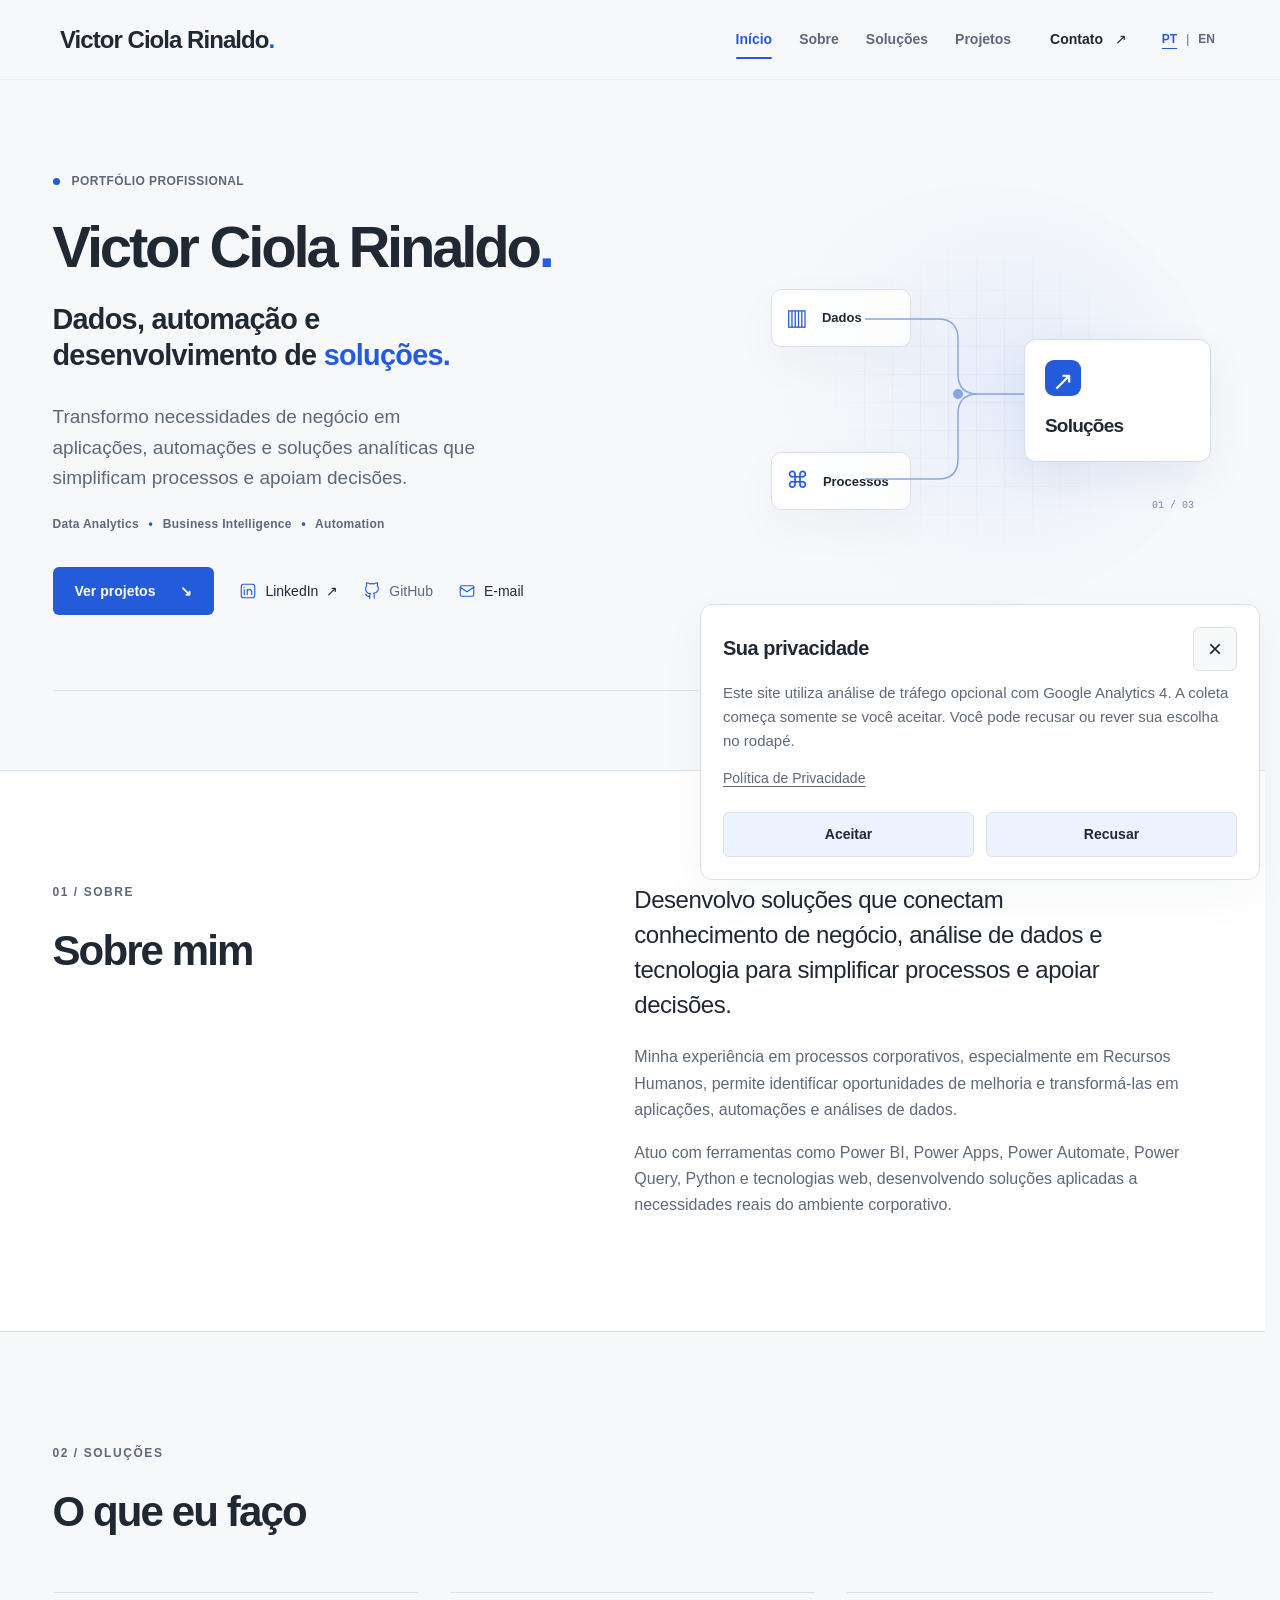
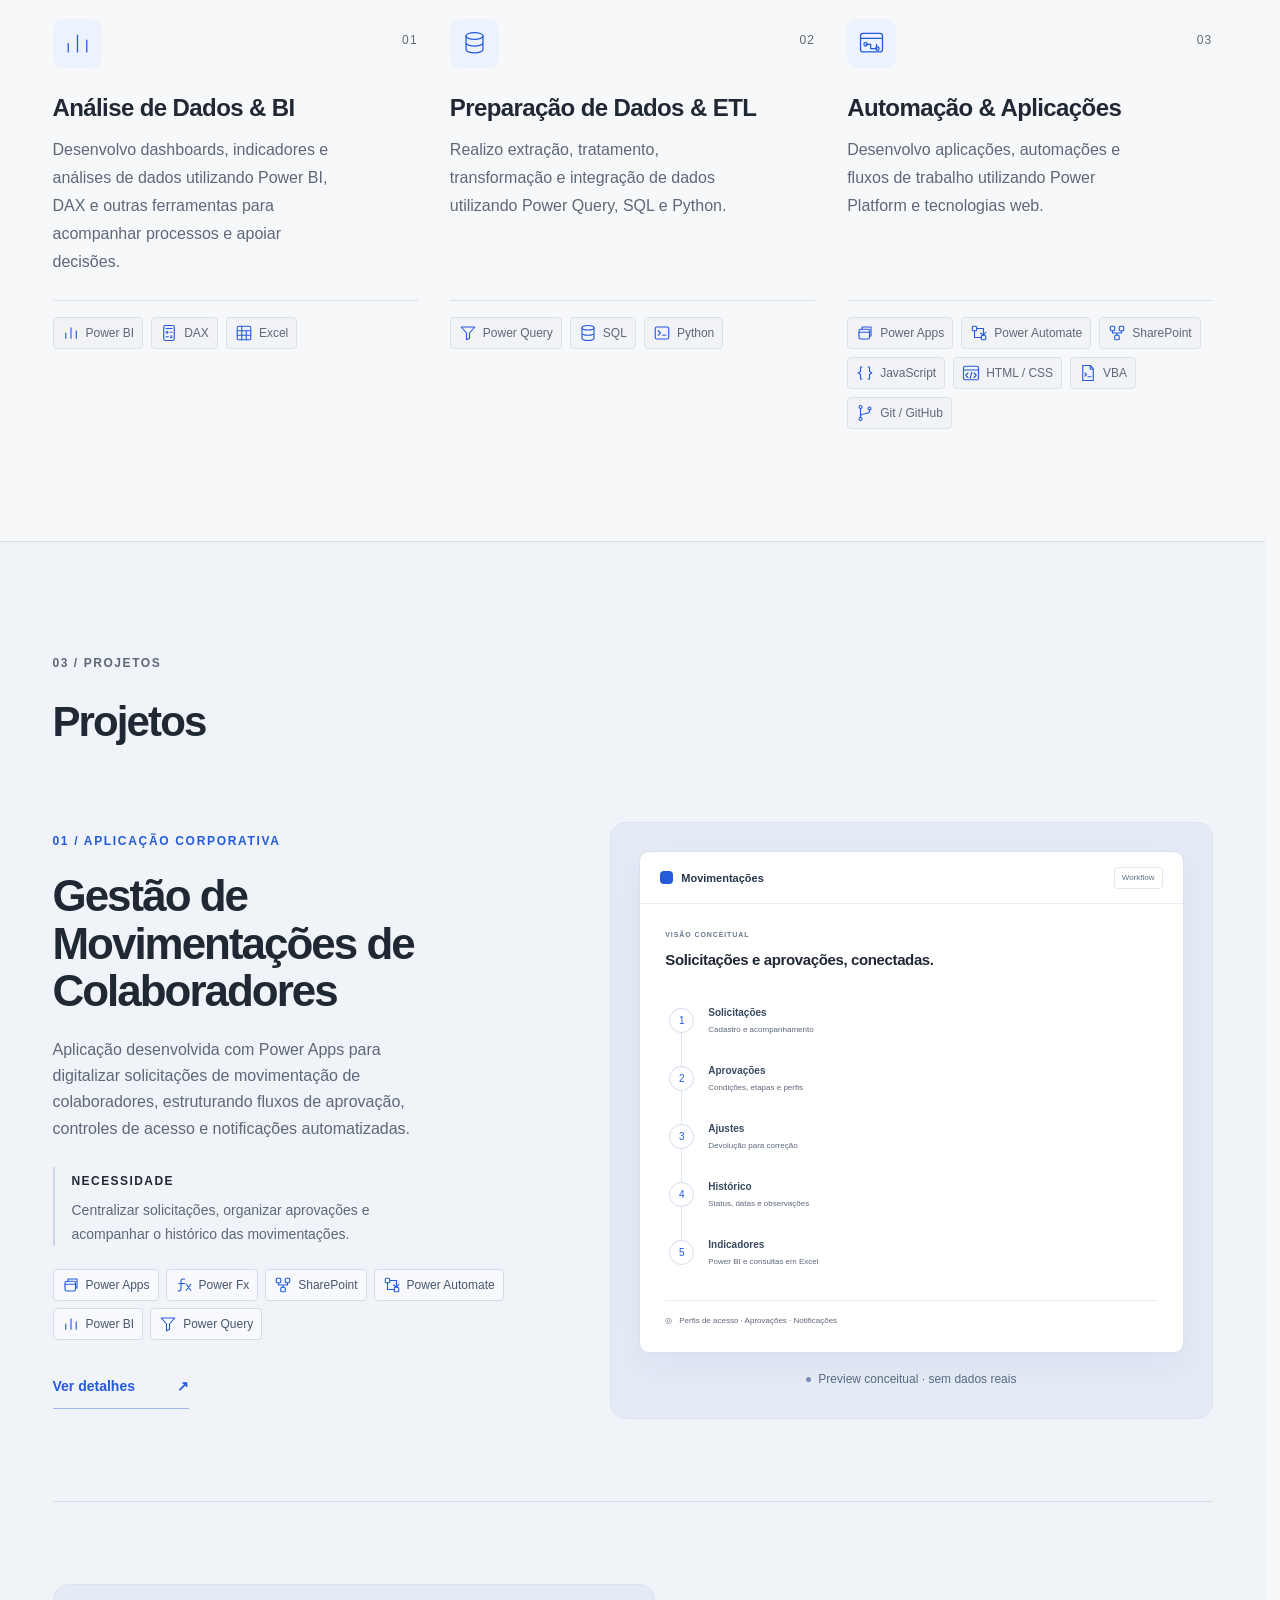
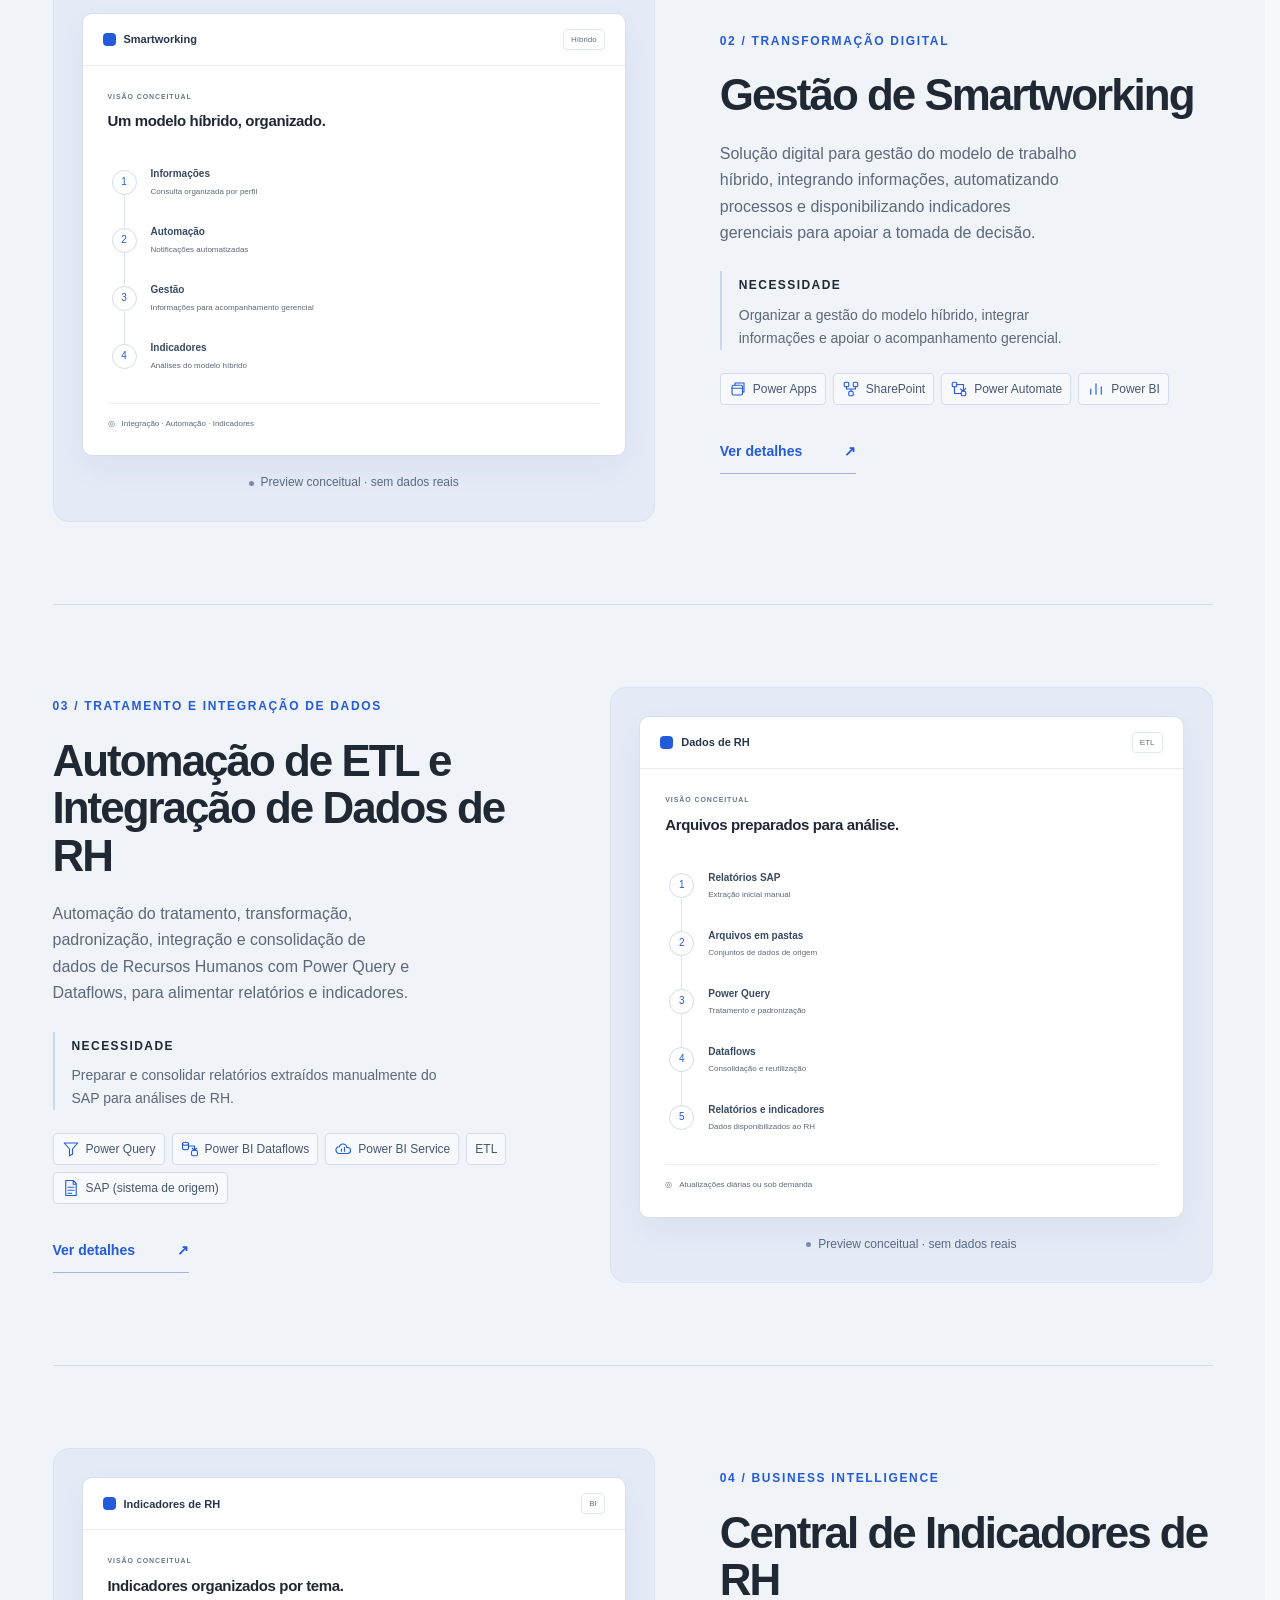
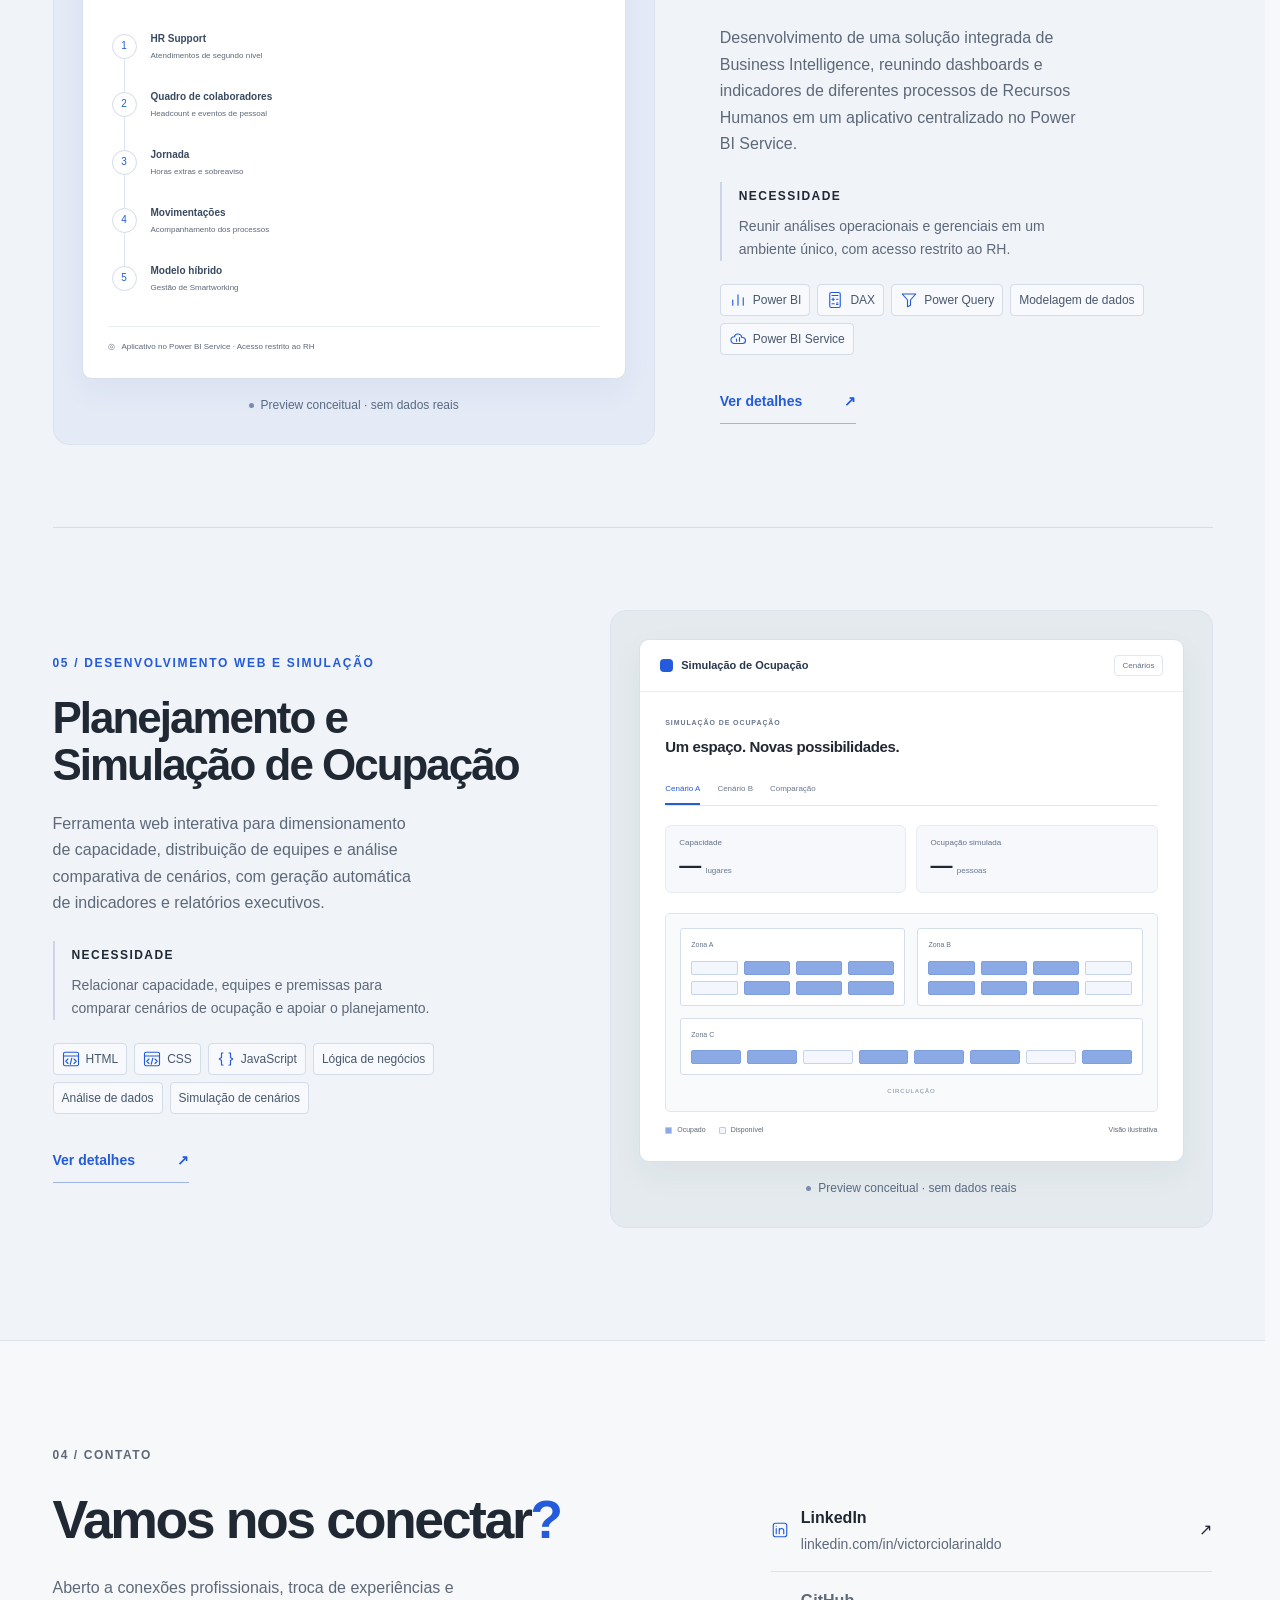
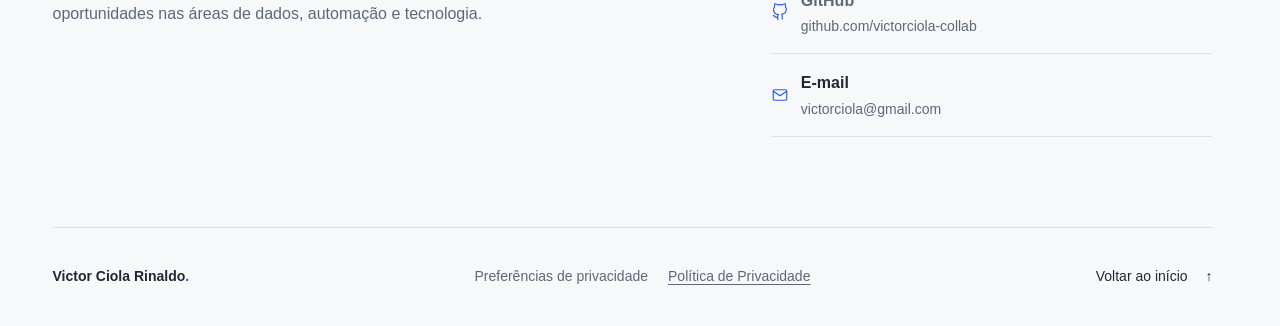
<file: index.html>
<!doctype html>
<html lang="pt-BR">
<head>
  <meta charset="utf-8">
  <meta name="viewport" content="width=device-width, initial-scale=1">
  <meta name="theme-color" content="#f6f7f9">
  <title>Victor Ciola Rinaldo | Portfólio Profissional</title>
  <meta name="description" content="Victor Ciola Rinaldo. Análise de dados, Business Intelligence, desenvolvimento de aplicações e automação de processos.">
  <link rel="canonical" href="https://victorciola-collab.github.io/Portf-lio/">
  <meta property="og:type" content="website">
  <meta property="og:url" content="https://victorciola-collab.github.io/Portf-lio/">
  <meta property="og:locale" content="pt_BR">
  <meta property="og:title" content="Victor Ciola Rinaldo | Portfólio Profissional">
  <meta property="og:description" content="Projetos de Victor Ciola Rinaldo em análise de dados, desenvolvimento de aplicações e automação de processos.">
  <meta property="og:image" content="https://victorciola-collab.github.io/Portf-lio/assets/images/social-card.png">
  <meta property="og:image:type" content="image/png">
  <meta property="og:image:width" content="1200">
  <meta property="og:image:height" content="630">
  <meta property="og:image:alt" content="Victor Ciola Rinaldo — Dados, automação e desenvolvimento de soluções.">
  <meta name="twitter:card" content="summary_large_image">
  <meta name="twitter:title" content="Victor Ciola Rinaldo | Portfólio Profissional">
  <meta name="twitter:description" content="Análise de dados, desenvolvimento de aplicações e automação de processos. Projetos de Victor Ciola Rinaldo.">
  <meta name="twitter:image" content="https://victorciola-collab.github.io/Portf-lio/assets/images/social-card.png">
  <meta name="twitter:image:alt" content="Victor Ciola Rinaldo — Dados, automação e desenvolvimento de soluções.">
  <link rel="icon" href="assets/images/favicon.svg" type="image/svg+xml">
  <link rel="stylesheet" href="assets/css/styles.css">
  <script src="assets/js/locales/en.js" defer></script>
  <script src="assets/js/i18n.js" defer></script>
  <script src="assets/js/app.js" defer></script>
  <script src="assets/js/analytics.js" defer></script>
</head>
<body>
  <a class="skip-link" href="#conteudo">Pular para o conteúdo</a>
  <header class="site-header">
    <div class="container header-inner">
      <a class="brand" href="#inicio" aria-label="Victor Ciola Rinaldo — início">Victor Ciola Rinaldo<span>.</span></a>
      <button class="menu-toggle" type="button" aria-expanded="false" aria-controls="main-nav" aria-label="Abrir menu"><span></span><span></span></button>
      <nav id="main-nav" class="main-nav" aria-label="Navegação principal">
        <a href="#inicio" aria-current="location">Início</a><a href="#sobre">Sobre</a><a href="#solucoes">Soluções</a><a href="#projetos">Projetos</a><a class="nav-contact" href="#contato">Contato <span aria-hidden="true">↗</span></a>
      </nav>
      <div class="language-switch" role="group" aria-label="Idioma"><button type="button" data-language="pt" aria-pressed="true" aria-label="Português">PT</button><span aria-hidden="true">|</span><button type="button" data-language="en" aria-pressed="false" aria-label="English">EN</button></div>
    </div>
  </header>
  <main id="conteudo">
    <section id="inicio" class="hero container" aria-labelledby="hero-title">
      <div class="hero-copy">
        <p class="eyebrow"><span class="blue-dot" aria-hidden="true"></span> PORTFÓLIO PROFISSIONAL</p>
        <h1 id="hero-title">Victor Ciola Rinaldo<span>.</span></h1>
        <p class="hero-subtitle">Dados, automação e desenvolvimento de <span>soluções.</span></p>
        <p class="hero-description">Transformo necessidades de negócio em aplicações, automações e soluções analíticas que simplificam processos e apoiam decisões.</p>
        <p class="hero-position">Data Analytics <span>•</span> Business Intelligence <span>•</span> Automation</p>
        <div class="hero-actions">
          <a class="button button-primary" href="#projetos">Ver projetos <span aria-hidden="true">↘</span></a>
          <a class="social-link" data-contact="linkedin" href="https://www.linkedin.com/in/victorciolarinaldo" target="_blank" rel="noopener noreferrer"><svg class="contact-icon" viewBox="0 0 24 24" aria-hidden="true" focusable="false"><rect x="3" y="3" width="18" height="18" rx="3"/><circle cx="7" cy="7" r=".75" fill="currentColor" stroke="none"/><path d="M7 10v7M11 17v-7M11 13a3 3 0 0 1 6 0v4"/></svg><span>LinkedIn</span> <span aria-hidden="true">↗</span></a>
          <span class="social-link" data-contact="github" aria-disabled="true"><svg class="contact-icon" viewBox="0 0 24 24" aria-hidden="true" focusable="false"><path d="M9 19c-4.3 1.3-4.3-2.1-6-2.6m12 5v-3.87a3.37 3.37 0 0 0-.94-2.61c3.14-.35 6.44-1.54 6.44-7A5.44 5.44 0 0 0 19 4.77 5.07 5.07 0 0 0 18.91 1S17.73.65 15 2.48a13.38 13.38 0 0 0-6 0C6.27.65 5.09 1 5.09 1A5.07 5.07 0 0 0 5 4.77a5.44 5.44 0 0 0-1.5 3.78c0 5.42 3.3 6.61 6.44 7A3.37 3.37 0 0 0 9 18.13V22"/></svg><span>GitHub</span></span>
          <a class="social-link" data-contact="email" href="mailto:victorciola@gmail.com"><svg class="contact-icon" viewBox="0 0 24 24" aria-hidden="true" focusable="false"><rect x="3" y="5" width="18" height="14" rx="2"/><path d="m3 7 9 6 9-6"/></svg><span>E-mail</span></a>
        </div>
      </div>
      <div class="hero-art" role="img" aria-label="Diagrama conceitual com dados, processos e soluções.">
        <div class="art-grid" aria-hidden="true"></div>
        <div class="art-source source-data"><span class="art-symbol" aria-hidden="true">▥</span> Dados</div>
        <div class="art-source source-process"><span class="art-symbol" aria-hidden="true">⌘</span> Processos</div>
        <svg class="art-connections" viewBox="0 0 460 420" fill="none" aria-hidden="true"><path d="M112 135H185Q205 135 205 155V190Q205 210 225 210H285M112 295H185Q205 295 205 275V230Q205 210 225 210" stroke="currentColor" stroke-width="1.5"/><circle cx="205" cy="210" r="5" fill="currentColor"/></svg>
        <div class="art-output"><span class="output-mark" aria-hidden="true">↗</span><strong>Soluções</strong></div>
        <span class="art-coordinate" aria-hidden="true">01 / 03</span>
      </div>
      <div class="hero-bottom"><a href="#sobre">Sobre mim <span aria-hidden="true">↓</span></a></div>
    </section>
    <section id="sobre" class="section about-section" aria-labelledby="about-title">
      <div class="container about-grid"><div><p class="eyebrow">01 / Sobre</p><h2 id="about-title">Sobre mim</h2></div><div class="about-copy"><p class="lead">Desenvolvo soluções que conectam conhecimento de negócio, análise de dados e tecnologia para simplificar processos e apoiar decisões.</p><p>Minha experiência em processos corporativos, especialmente em Recursos Humanos, permite identificar oportunidades de melhoria e transformá-las em aplicações, automações e análises de dados.</p><p>Atuo com ferramentas como Power BI, Power Apps, Power Automate, Power Query, Python e tecnologias web, desenvolvendo soluções aplicadas a necessidades reais do ambiente corporativo.</p></div></div>
    </section>
    <section id="solucoes" class="section container" aria-labelledby="solutions-title">
      <div class="section-heading"><div><p class="eyebrow">02 / Soluções</p><h2 id="solutions-title">O que eu faço</h2></div></div>
      <div class="solutions-grid">
        <article class="solution"><span class="solution-icon" aria-hidden="true"><svg viewBox="0 0 32 32"><path d="M5 26V16M16 26V6M27 26V12"/></svg></span><span class="solution-number">01</span><h3>Análise de Dados &amp; BI</h3><p>Desenvolvo dashboards, indicadores e análises de dados utilizando Power BI, DAX e outras ferramentas para acompanhar processos e apoiar decisões.</p>
        <ul class="solution-technologies" aria-label="Tecnologias de Analytics">
          <li class="tech-tag"><span class="tech-icon" aria-hidden="true"><svg viewBox="0 0 24 24"><path d="M5 19V12M12 19V5M19 19V9"/></svg></span><span>Power BI</span></li>
          <li class="tech-tag"><span class="tech-icon" aria-hidden="true"><svg viewBox="0 0 24 24"><rect x="5" y="2" width="14" height="20" rx="2"/><path d="M8 6h8M8 11h3M9.5 9.5v3M14 11h2M8 17h3M14 16h2M14 18h2"/></svg></span><span>DAX</span></li>
          <li class="tech-tag"><span class="tech-icon" aria-hidden="true"><svg viewBox="0 0 24 24"><rect x="3" y="3" width="18" height="18" rx="2"/><path d="M3 9h18M9 3v18M15 9v12M3 15h18"/></svg></span><span>Excel</span></li>
        </ul></article>
        <article class="solution"><span class="solution-icon" aria-hidden="true"><svg viewBox="0 0 32 32"><ellipse cx="16" cy="7" rx="10" ry="4"/><path d="M6 7v16c0 2.2 4.5 4 10 4s10-1.8 10-4V7M6 15c0 2.2 4.5 4 10 4s10-1.8 10-4"/></svg></span><span class="solution-number">02</span><h3>Preparação de Dados &amp; ETL</h3><p>Realizo extração, tratamento, transformação e integração de dados utilizando Power Query, SQL e Python.</p>
        <ul class="solution-technologies" aria-label="Tecnologias de Data Preparation &amp; ETL">
          <li class="tech-tag"><span class="tech-icon" aria-hidden="true"><svg viewBox="0 0 24 24"><path d="M3 4h18l-7 8v7l-4 2v-9L3 4Z"/></svg></span><span>Power Query</span></li>
          <li class="tech-tag"><span class="tech-icon" aria-hidden="true"><svg viewBox="0 0 24 24"><ellipse cx="12" cy="5" rx="8" ry="3"/><path d="M4 5v14c0 1.7 3.6 3 8 3s8-1.3 8-3V5M4 12c0 1.7 3.6 3 8 3s8-1.3 8-3"/></svg></span><span>SQL</span></li>
          <li class="tech-tag"><span class="tech-icon" aria-hidden="true"><svg viewBox="0 0 24 24"><rect x="3" y="4" width="18" height="16" rx="2"/><path d="m7 9 3 3-3 3M13 15h4"/></svg></span><span>Python</span></li>
        </ul></article>
        <article class="solution"><span class="solution-icon" aria-hidden="true"><svg viewBox="0 0 32 32"><rect x="3" y="4" width="26" height="22" rx="3"/><path d="M3 10h26M10 17h5v5h7M22 17v5"/><circle cx="9" cy="17" r="2"/><circle cx="23" cy="22" r="2"/></svg></span><span class="solution-number">03</span><h3>Automação &amp; Aplicações</h3><p>Desenvolvo aplicações, automações e fluxos de trabalho utilizando Power Platform e tecnologias web.</p>
        <ul class="solution-technologies" aria-label="Tecnologias de Automation &amp; Applications">
          <li class="tech-tag"><span class="tech-icon" aria-hidden="true"><svg viewBox="0 0 24 24"><rect x="4" y="7" width="14" height="13" rx="2"/><path d="M8 7V4h12v12h-2M4 11h14"/></svg></span><span>Power Apps</span></li>
          <li class="tech-tag"><span class="tech-icon" aria-hidden="true"><svg viewBox="0 0 24 24"><rect x="3" y="3" width="6" height="6" rx="1.5"/><rect x="15" y="15" width="6" height="6" rx="1.5"/><path d="M9 6h9v9M6 9v9h9M14 12l4 3 3-4"/></svg></span><span>Power Automate</span></li>
          <li class="tech-tag"><span class="tech-icon" aria-hidden="true"><svg viewBox="0 0 24 24"><rect x="3" y="3" width="6" height="6" rx="1.5"/><rect x="15" y="3" width="6" height="6" rx="1.5"/><rect x="9" y="15" width="6" height="6" rx="1.5"/><path d="M6 9v3h12V9M12 12v3"/></svg></span><span>SharePoint</span></li>
          <li class="tech-tag"><span class="tech-icon" aria-hidden="true"><svg viewBox="0 0 24 24"><path d="M8 4H6v6l-3 2 3 2v6h2M16 4h2v6l3 2-3 2v6h-2"/></svg></span><span>JavaScript</span></li>
          <li class="tech-tag"><span class="tech-icon" aria-hidden="true"><svg viewBox="0 0 24 24"><rect x="2" y="3" width="20" height="18" rx="2"/><path d="M2 8h20M8 12l-3 3 3 3M16 12l3 3-3 3M13 11l-2 8"/></svg></span><span>HTML / CSS</span></li>
          <li class="tech-tag"><span class="tech-icon" aria-hidden="true"><svg viewBox="0 0 24 24"><path d="M5 2h10l4 4v16H5V2ZM15 2v5h4M8 12l2 2-2 2M12 17h4"/></svg></span><span>VBA</span></li>
          <li class="tech-tag"><span class="tech-icon" aria-hidden="true"><svg viewBox="0 0 24 24"><circle cx="6" cy="4" r="2"/><circle cx="18" cy="6" r="2"/><circle cx="6" cy="20" r="2"/><path d="M6 6v12M18 8v2c0 4-12 2-12 6"/></svg></span><span>Git / GitHub</span></li>
        </ul></article>
      </div>
    </section>
    <section id="projetos" class="section projects-section" aria-labelledby="projects-title">
      <div class="container"><div class="section-heading"><div><p class="eyebrow">03 / Projetos</p><h2 id="projects-title">Projetos</h2></div></div>
        <!-- Previews locais demonstrativos. Preserve as classes das figures ao substituir os visuais. -->
        <article class="project" aria-labelledby="movement-title">
          <div class="project-copy">
            <p class="project-category">01 / Aplicação corporativa</p>
            <h3 id="movement-title">Gestão de Movimentações de Colaboradores</h3>
            <p>Aplicação desenvolvida com Power Apps para digitalizar solicitações de movimentação de colaboradores, estruturando fluxos de aprovação, controles de acesso e notificações automatizadas.</p>
            <div class="project-need"><span>Necessidade</span><p>Centralizar solicitações, organizar aprovações e acompanhar o histórico das movimentações.</p></div>
            <ul class="tags" aria-label="Tecnologias de Gestão de Movimentações de Colaboradores"><li><span class="tech-icon" aria-hidden="true"><svg focusable="false" viewBox="0 0 24 24"><rect x="4" y="7" width="14" height="13" rx="2"/><path d="M8 7V4h12v12h-2M4 11h14"/></svg></span><span>Power Apps</span></li><li><span class="tech-icon" aria-hidden="true"><svg focusable="false" viewBox="0 0 24 24"><path d="M13 4h-2a3 3 0 0 0-3 3v10a3 3 0 0 1-3 3H4M5 10h8M15 11l6 8M21 11l-6 8"/></svg></span><span>Power Fx</span></li><li><span class="tech-icon" aria-hidden="true"><svg focusable="false" viewBox="0 0 24 24"><rect x="3" y="3" width="6" height="6" rx="1.5"/><rect x="15" y="3" width="6" height="6" rx="1.5"/><rect x="9" y="15" width="6" height="6" rx="1.5"/><path d="M6 9v3h12V9M12 12v3"/></svg></span><span>SharePoint</span></li><li><span class="tech-icon" aria-hidden="true"><svg focusable="false" viewBox="0 0 24 24"><rect x="3" y="3" width="6" height="6" rx="1.5"/><rect x="15" y="15" width="6" height="6" rx="1.5"/><path d="M9 6h9v9M6 9v9h9M14 12l4 3 3-4"/></svg></span><span>Power Automate</span></li><li><span class="tech-icon" aria-hidden="true"><svg focusable="false" viewBox="0 0 24 24"><path d="M5 19V12M12 19V5M19 19V9"/></svg></span><span>Power BI</span></li><li><span class="tech-icon" aria-hidden="true"><svg focusable="false" viewBox="0 0 24 24"><path d="M3 4h18l-7 8v7l-4 2v-9L3 4Z"/></svg></span><span>Power Query</span></li></ul>
            <button class="detail-button" type="button" data-project="movimentacoes">Ver detalhes <span aria-hidden="true">↗</span></button>
          </div>
          <figure class="project-preview movement-preview">
            <div class="preview-frame">
              <div class="preview-top"><span class="mini-brand"><i aria-hidden="true"></i> Movimentações</span><span class="preview-pill">Workflow</span></div>
              <div class="movement-body">
                <div class="mock-heading"><span>VISÃO CONCEITUAL</span><strong>Solicitações e aprovações, conectadas.</strong></div>
                <div class="workflow"><ol><li><span class="step-node" aria-hidden="true">1</span><div><strong>Solicitações</strong><small>Cadastro e acompanhamento</small></div></li><li><span class="step-node" aria-hidden="true">2</span><div><strong>Aprovações</strong><small>Condições, etapas e perfis</small></div></li><li><span class="step-node" aria-hidden="true">3</span><div><strong>Ajustes</strong><small>Devolução para correção</small></div></li><li><span class="step-node" aria-hidden="true">4</span><div><strong>Histórico</strong><small>Status, datas e observações</small></div></li><li><span class="step-node" aria-hidden="true">5</span><div><strong>Indicadores</strong><small>Power BI e consultas em Excel</small></div></li></ol></div>
                <div class="mock-foot"><span aria-hidden="true">◎</span> Perfis de acesso · Aprovações · Notificações</div>
              </div>
            </div>
            <figcaption><span class="demo-dot" aria-hidden="true"></span> Preview conceitual · sem dados reais</figcaption>
          </figure>
        </article>
        <article class="project project-reverse" aria-labelledby="smartworking-title">
          <div class="project-copy">
            <p class="project-category">02 / Transformação digital</p>
            <h3 id="smartworking-title">Gestão de Smartworking</h3>
            <p>Solução digital para gestão do modelo de trabalho híbrido, integrando informações, automatizando processos e disponibilizando indicadores gerenciais para apoiar a tomada de decisão.</p>
            <div class="project-need"><span>Necessidade</span><p>Organizar a gestão do modelo híbrido, integrar informações e apoiar o acompanhamento gerencial.</p></div>
            <ul class="tags" aria-label="Tecnologias de Gestão de Smartworking"><li><span class="tech-icon" aria-hidden="true"><svg focusable="false" viewBox="0 0 24 24"><rect x="4" y="7" width="14" height="13" rx="2"/><path d="M8 7V4h12v12h-2M4 11h14"/></svg></span><span>Power Apps</span></li><li><span class="tech-icon" aria-hidden="true"><svg focusable="false" viewBox="0 0 24 24"><rect x="3" y="3" width="6" height="6" rx="1.5"/><rect x="15" y="3" width="6" height="6" rx="1.5"/><rect x="9" y="15" width="6" height="6" rx="1.5"/><path d="M6 9v3h12V9M12 12v3"/></svg></span><span>SharePoint</span></li><li><span class="tech-icon" aria-hidden="true"><svg focusable="false" viewBox="0 0 24 24"><rect x="3" y="3" width="6" height="6" rx="1.5"/><rect x="15" y="15" width="6" height="6" rx="1.5"/><path d="M9 6h9v9M6 9v9h9M14 12l4 3 3-4"/></svg></span><span>Power Automate</span></li><li><span class="tech-icon" aria-hidden="true"><svg focusable="false" viewBox="0 0 24 24"><path d="M5 19V12M12 19V5M19 19V9"/></svg></span><span>Power BI</span></li></ul>
            <button class="detail-button" type="button" data-project="smartworking">Ver detalhes <span aria-hidden="true">↗</span></button>
          </div>
          <figure class="project-preview smartworking-preview">
            <div class="preview-frame">
              <div class="preview-top"><span class="mini-brand"><i aria-hidden="true"></i> Smartworking</span><span class="preview-pill">Híbrido</span></div>
              <div class="movement-body">
                <div class="mock-heading"><span>VISÃO CONCEITUAL</span><strong>Um modelo híbrido, organizado.</strong></div>
                <div class="workflow"><ol><li><span class="step-node" aria-hidden="true">1</span><div><strong>Informações</strong><small>Consulta organizada por perfil</small></div></li><li><span class="step-node" aria-hidden="true">2</span><div><strong>Automação</strong><small>Notificações automatizadas</small></div></li><li><span class="step-node" aria-hidden="true">3</span><div><strong>Gestão</strong><small>Informações para acompanhamento gerencial</small></div></li><li><span class="step-node" aria-hidden="true">4</span><div><strong>Indicadores</strong><small>Análises do modelo híbrido</small></div></li></ol></div>
                <div class="mock-foot"><span aria-hidden="true">◎</span> Integração · Automação · Indicadores</div>
              </div>
            </div>
            <figcaption><span class="demo-dot" aria-hidden="true"></span> Preview conceitual · sem dados reais</figcaption>
          </figure>
        </article>
        <article class="project" aria-labelledby="etl-title">
          <div class="project-copy">
            <p class="project-category">03 / Tratamento e integração de dados</p>
            <h3 id="etl-title">Automação de ETL e Integração de Dados de RH</h3>
            <p>Automação do tratamento, transformação, padronização, integração e consolidação de dados de Recursos Humanos com Power Query e Dataflows, para alimentar relatórios e indicadores.</p>
            <div class="project-need"><span>Necessidade</span><p>Preparar e consolidar relatórios extraídos manualmente do SAP para análises de RH.</p></div>
            <ul class="tags" aria-label="Tecnologias de Automação de ETL e Integração de Dados de RH"><li><span class="tech-icon" aria-hidden="true"><svg focusable="false" viewBox="0 0 24 24"><path d="M3 4h18l-7 8v7l-4 2v-9L3 4Z"/></svg></span><span>Power Query</span></li><li><span class="tech-icon" aria-hidden="true"><svg focusable="false" viewBox="0 0 24 24"><ellipse cx="6" cy="5" rx="4" ry="2"/><path d="M2 5v6c0 1.1 1.8 2 4 2s4-.9 4-2V5M10 8h8v6m-3-3 3 3 3-3"/><rect x="14" y="14" width="8" height="7" rx="2"/></svg></span><span>Power BI Dataflows</span></li><li><span class="tech-icon" aria-hidden="true"><svg focusable="false" viewBox="0 0 24 24"><path d="M7 18h11a4 4 0 0 0 0-8h-1a5 5 0 0 0-9.8-1A4.5 4.5 0 0 0 7 18Z"/><path d="M10 15v-3M14 15v-5"/></svg></span><span>Power BI Service</span></li><li>ETL</li><li><span class="tech-icon" aria-hidden="true"><svg focusable="false" viewBox="0 0 24 24"><path d="M5 2h10l4 4v16H5V2ZM15 2v5h4M8 11h8M8 15h8M8 19h5"/></svg></span><span>SAP (sistema de origem)</span></li></ul>
            <button class="detail-button" type="button" data-project="etl">Ver detalhes <span aria-hidden="true">↗</span></button>
          </div>
          <figure class="project-preview etl-preview">
            <div class="preview-frame">
              <div class="preview-top"><span class="mini-brand"><i aria-hidden="true"></i> Dados de RH</span><span class="preview-pill">ETL</span></div>
              <div class="movement-body">
                <div class="mock-heading"><span>VISÃO CONCEITUAL</span><strong>Arquivos preparados para análise.</strong></div>
                <div class="workflow"><ol><li><span class="step-node" aria-hidden="true">1</span><div><strong>Relatórios SAP</strong><small>Extração inicial manual</small></div></li><li><span class="step-node" aria-hidden="true">2</span><div><strong>Arquivos em pastas</strong><small>Conjuntos de dados de origem</small></div></li><li><span class="step-node" aria-hidden="true">3</span><div><strong>Power Query</strong><small>Tratamento e padronização</small></div></li><li><span class="step-node" aria-hidden="true">4</span><div><strong>Dataflows</strong><small>Consolidação e reutilização</small></div></li><li><span class="step-node" aria-hidden="true">5</span><div><strong>Relatórios e indicadores</strong><small>Dados disponibilizados ao RH</small></div></li></ol></div>
                <div class="mock-foot"><span aria-hidden="true">◎</span> Atualizações diárias ou sob demanda</div>
              </div>
            </div>
            <figcaption><span class="demo-dot" aria-hidden="true"></span> Preview conceitual · sem dados reais</figcaption>
          </figure>
        </article>
        <article class="project project-reverse" aria-labelledby="indicators-title">
          <div class="project-copy">
            <p class="project-category">04 / Business Intelligence</p>
            <h3 id="indicators-title">Central de Indicadores de RH</h3>
            <p>Desenvolvimento de uma solução integrada de Business Intelligence, reunindo dashboards e indicadores de diferentes processos de Recursos Humanos em um aplicativo centralizado no Power BI Service.</p>
            <div class="project-need"><span>Necessidade</span><p>Reunir análises operacionais e gerenciais em um ambiente único, com acesso restrito ao RH.</p></div>
            <ul class="tags" aria-label="Tecnologias de Central de Indicadores de RH"><li><span class="tech-icon" aria-hidden="true"><svg focusable="false" viewBox="0 0 24 24"><path d="M5 19V12M12 19V5M19 19V9"/></svg></span><span>Power BI</span></li><li><span class="tech-icon" aria-hidden="true"><svg focusable="false" viewBox="0 0 24 24"><rect x="5" y="2" width="14" height="20" rx="2"/><path d="M8 6h8M8 11h3M9.5 9.5v3M14 11h2M8 17h3M14 16h2M14 18h2"/></svg></span><span>DAX</span></li><li><span class="tech-icon" aria-hidden="true"><svg focusable="false" viewBox="0 0 24 24"><path d="M3 4h18l-7 8v7l-4 2v-9L3 4Z"/></svg></span><span>Power Query</span></li><li>Modelagem de dados</li><li><span class="tech-icon" aria-hidden="true"><svg focusable="false" viewBox="0 0 24 24"><path d="M7 18h11a4 4 0 0 0 0-8h-1a5 5 0 0 0-9.8-1A4.5 4.5 0 0 0 7 18Z"/><path d="M10 15v-3M14 15v-5"/></svg></span><span>Power BI Service</span></li></ul>
            <button class="detail-button" type="button" data-project="indicadores">Ver detalhes <span aria-hidden="true">↗</span></button>
          </div>
          <figure class="project-preview indicators-preview">
            <div class="preview-frame">
              <div class="preview-top"><span class="mini-brand"><i aria-hidden="true"></i> Indicadores de RH</span><span class="preview-pill">BI</span></div>
              <div class="movement-body">
                <div class="mock-heading"><span>VISÃO CONCEITUAL</span><strong>Indicadores organizados por tema.</strong></div>
                <div class="workflow"><ol><li><span class="step-node" aria-hidden="true">1</span><div><strong>HR Support</strong><small>Atendimentos de segundo nível</small></div></li><li><span class="step-node" aria-hidden="true">2</span><div><strong>Quadro de colaboradores</strong><small>Headcount e eventos de pessoal</small></div></li><li><span class="step-node" aria-hidden="true">3</span><div><strong>Jornada</strong><small>Horas extras e sobreaviso</small></div></li><li><span class="step-node" aria-hidden="true">4</span><div><strong>Movimentações</strong><small>Acompanhamento dos processos</small></div></li><li><span class="step-node" aria-hidden="true">5</span><div><strong>Modelo híbrido</strong><small>Gestão de Smartworking</small></div></li></ol></div>
                <div class="mock-foot"><span aria-hidden="true">◎</span> Aplicativo no Power BI Service · Acesso restrito ao RH</div>
              </div>
            </div>
            <figcaption><span class="demo-dot" aria-hidden="true"></span> Preview conceitual · sem dados reais</figcaption>
          </figure>
        </article>
        <article class="project" aria-labelledby="planner-title">
          <div class="project-copy">
            <p class="project-category">05 / Desenvolvimento web e simulação</p>
            <h3 id="planner-title">Planejamento e Simulação de Ocupação</h3>
            <p>Ferramenta web interativa para dimensionamento de capacidade, distribuição de equipes e análise comparativa de cenários, com geração automática de indicadores e relatórios executivos.</p>
            <div class="project-need"><span>Necessidade</span><p>Relacionar capacidade, equipes e premissas para comparar cenários de ocupação e apoiar o planejamento.</p></div>
            <ul class="tags" aria-label="Tecnologias de Planejamento e Simulação de Ocupação"><li><span class="tech-icon" aria-hidden="true"><svg focusable="false" viewBox="0 0 24 24"><rect x="2" y="3" width="20" height="18" rx="2"/><path d="M2 8h20M8 12l-3 3 3 3M16 12l3 3-3 3M13 11l-2 8"/></svg></span><span>HTML</span></li><li><span class="tech-icon" aria-hidden="true"><svg focusable="false" viewBox="0 0 24 24"><rect x="2" y="3" width="20" height="18" rx="2"/><path d="M2 8h20M8 12l-3 3 3 3M16 12l3 3-3 3M13 11l-2 8"/></svg></span><span>CSS</span></li><li><span class="tech-icon" aria-hidden="true"><svg focusable="false" viewBox="0 0 24 24"><path d="M8 4H6v6l-3 2 3 2v6h2M16 4h2v6l3 2-3 2v6h-2"/></svg></span><span>JavaScript</span></li><li>Lógica de negócios</li><li>Análise de dados</li><li>Simulação de cenários</li></ul>
            <button class="detail-button" type="button" data-project="espaco">Ver detalhes <span aria-hidden="true">↗</span></button>
          </div>
          <figure class="project-preview planner-preview"><div class="preview-frame"><div class="preview-top"><span class="mini-brand"><i aria-hidden="true"></i> Simulação de Ocupação</span><span class="preview-pill">Cenários</span></div><div class="planner-body"><div class="mock-heading"><span>SIMULAÇÃO DE OCUPAÇÃO</span><strong>Um espaço. Novas possibilidades.</strong></div><div class="scenario-tabs" aria-hidden="true"><span class="selected">Cenário A</span><span>Cenário B</span><span>Comparação</span></div><!-- Placeholder conceitual: sem números reais ou resultados quantitativos. --><div class="mock-metrics"><div><small>Capacidade</small><strong>— <span>lugares</span></strong></div><div><small>Ocupação simulada</small><strong>— <span>pessoas</span></strong></div></div><div class="floorplan" role="img" aria-label="Diagrama demonstrativo de ocupação em três zonas, com lugares ocupados e disponíveis."><div class="floor-zone zone-a"><span>Zona A</span><div class="desks" aria-hidden="true"></div></div><div class="floor-zone zone-b"><span>Zona B</span><div class="desks" aria-hidden="true"></div></div><div class="floor-zone zone-c"><span>Zona C</span><div class="desks" aria-hidden="true"></div></div><span class="floor-corridor">Circulação</span></div><div class="floor-legend"><span><i class="occupied"></i> Ocupado</span><span><i></i> Disponível</span><span>Visão ilustrativa</span></div></div></div><figcaption><span class="demo-dot" aria-hidden="true"></span> Preview conceitual · sem dados reais</figcaption></figure>
        </article>
      </div>
    </section>
    <section id="contato" class="section container contact-section" aria-labelledby="contact-title"><p class="eyebrow">04 / Contato</p><div class="contact-grid"><div><h2 id="contact-title">Vamos nos conectar<span>?</span></h2><p class="contact-description">Aberto a conexões profissionais, troca de experiências e oportunidades nas áreas de dados, automação e tecnologia.</p></div><div class="contact-links">
      <a data-contact="linkedin" href="https://www.linkedin.com/in/victorciolarinaldo" target="_blank" rel="noopener noreferrer">
        <svg class="contact-icon" viewBox="0 0 24 24" aria-hidden="true" focusable="false"><rect x="3" y="3" width="18" height="18" rx="3"/><circle cx="7" cy="7" r=".75" fill="currentColor" stroke="none"/><path d="M7 10v7M11 17v-7M11 13a3 3 0 0 1 6 0v4"/></svg>
        <span class="contact-info"><span class="contact-label">LinkedIn</span><span class="contact-address">linkedin.com/<wbr>in/<wbr>victorciolarinaldo</span></span>
        <span class="contact-arrow" aria-hidden="true">↗</span>
      </a>
      <span data-contact="github" aria-disabled="true" class="contact-disabled">
        <svg class="contact-icon" viewBox="0 0 24 24" aria-hidden="true" focusable="false"><path d="M9 19c-4.3 1.3-4.3-2.1-6-2.6m12 5v-3.87a3.37 3.37 0 0 0-.94-2.61c3.14-.35 6.44-1.54 6.44-7A5.44 5.44 0 0 0 19 4.77 5.07 5.07 0 0 0 18.91 1S17.73.65 15 2.48a13.38 13.38 0 0 0-6 0C6.27.65 5.09 1 5.09 1A5.07 5.07 0 0 0 5 4.77a5.44 5.44 0 0 0-1.5 3.78c0 5.42 3.3 6.61 6.44 7A3.37 3.37 0 0 0 9 18.13V22"/></svg>
        <span class="contact-info"><span class="contact-label">GitHub</span><span class="contact-address">github.com/<wbr>victorciola-collab</span></span>
      </span>
      <a data-contact="email" href="mailto:victorciola@gmail.com">
        <svg class="contact-icon" viewBox="0 0 24 24" aria-hidden="true" focusable="false"><rect x="3" y="5" width="18" height="14" rx="2"/><path d="m3 7 9 6 9-6"/></svg>
        <span class="contact-info"><span class="contact-label">E-mail</span><span class="contact-address">victorciola@gmail.com</span></span>
      </a>
    </div></div></section>
  </main>
  <footer class="container footer"><a class="footer-name" href="#inicio">Victor Ciola Rinaldo<span>.</span></a><div class="footer-privacy"><button type="button" class="privacy-control" data-consent-review>Preferências de privacidade</button><a class="privacy-link" href="privacidade.html">Política de Privacidade</a></div><a href="#inicio">Voltar ao início <span aria-hidden="true">↑</span></a></footer>
  <dialog id="project-dialog" aria-labelledby="dialog-title" aria-describedby="dialog-summary"><div class="dialog-header"><span class="eyebrow">Detalhes do projeto</span><button class="dialog-close" type="button" aria-label="Fechar detalhes do projeto" autofocus>×</button></div><div id="dialog-content" class="dialog-content"></div></dialog>
  <aside id="analytics-consent" class="consent-panel" role="region" aria-labelledby="consent-title" tabindex="-1" hidden>
    <div class="consent-heading"><h2 id="consent-title">Sua privacidade</h2><button type="button" class="consent-close" data-consent-close aria-label="Fechar aviso de privacidade">×</button></div>
    <p>Este site utiliza análise de tráfego opcional com Google Analytics 4. A coleta começa somente se você aceitar. Você pode recusar ou rever sua escolha no rodapé.</p>
    <a class="privacy-link" href="privacidade.html">Política de Privacidade</a>
    <p class="consent-current" data-consent-current></p>
    <div class="consent-actions"><button type="button" data-consent-choice="accepted">Aceitar</button><button type="button" data-consent-choice="declined">Recusar</button></div>
  </aside>
  <p class="privacy-feedback" role="status" aria-live="polite" data-consent-feedback></p>
  <noscript><p class="noscript-notice">Ative o JavaScript para abrir os detalhes dos projetos. O conteúdo e a navegação da página continuam disponíveis.</p></noscript>
</body>
</html>
</file>
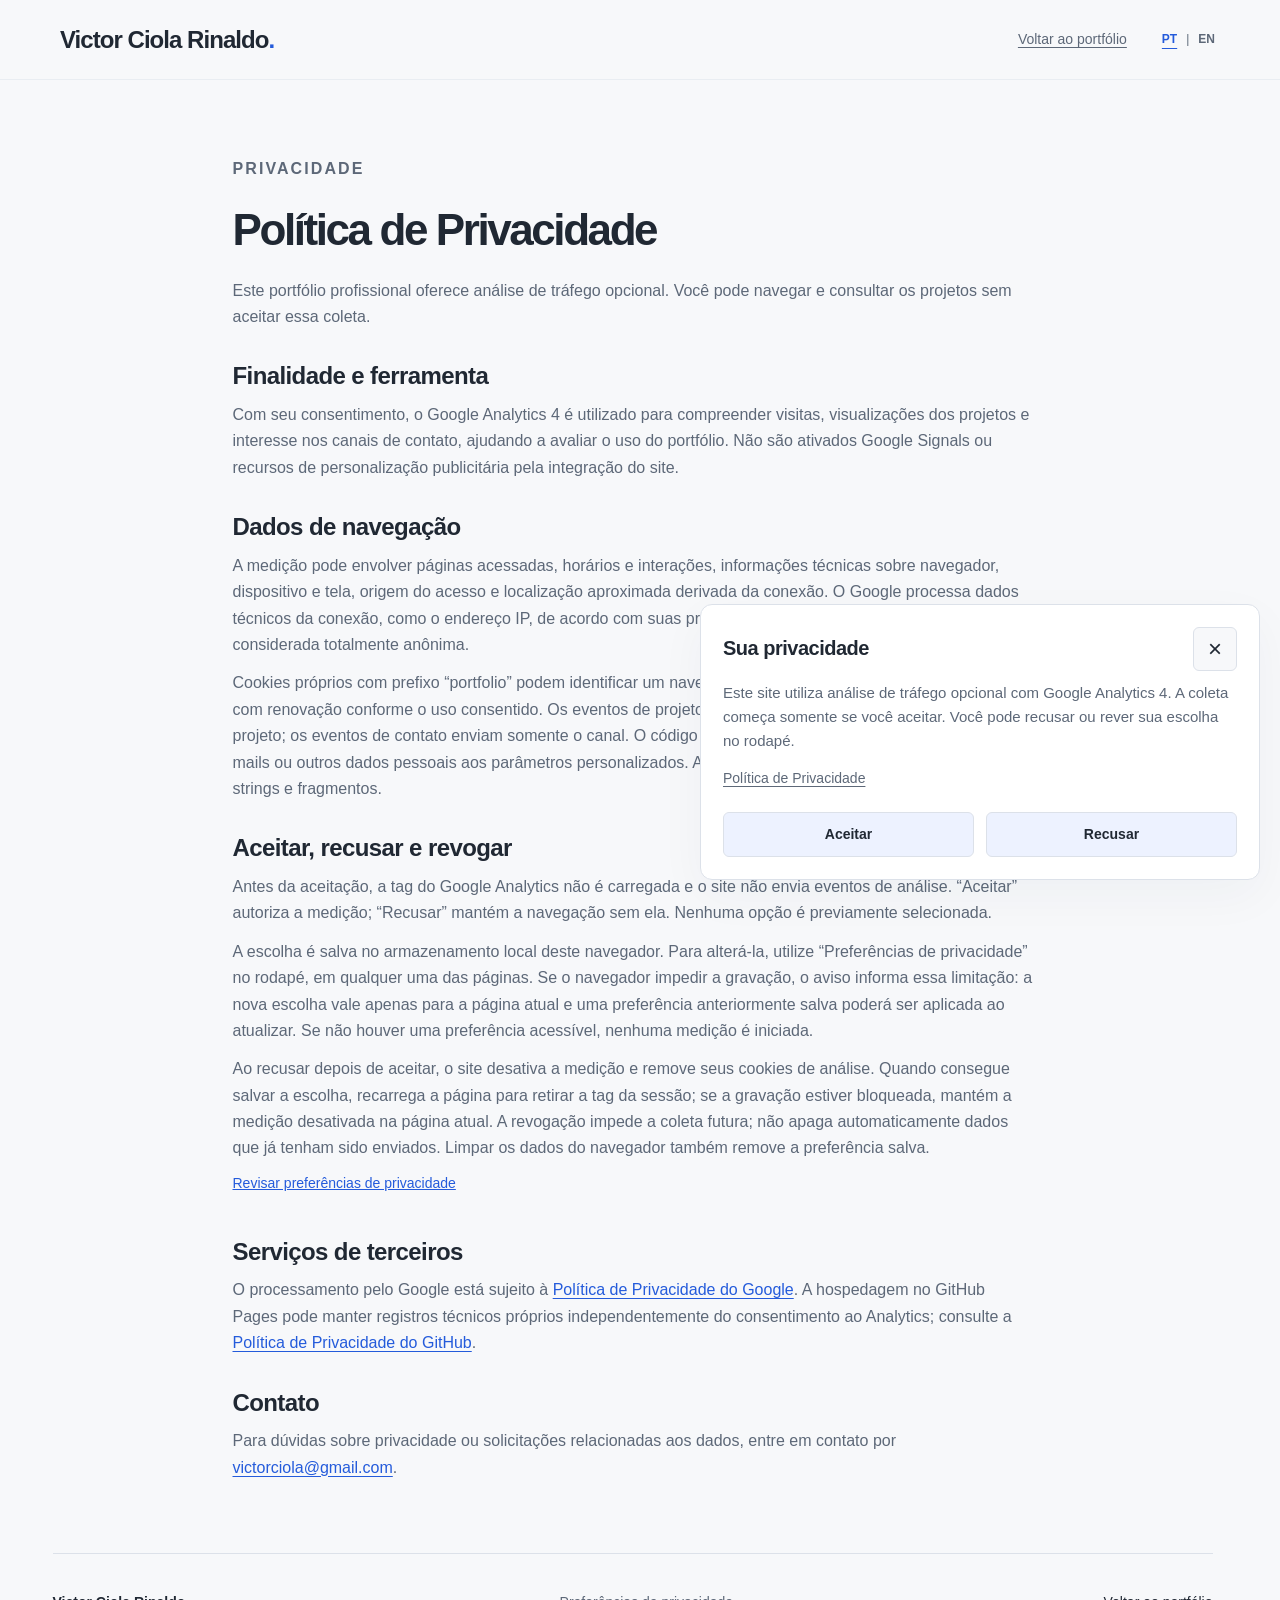
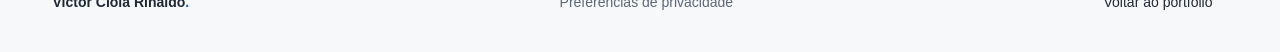
<file: privacidade.html>
<!doctype html>
<html lang="pt-BR">
<head>
  <meta charset="utf-8">
  <meta name="viewport" content="width=device-width, initial-scale=1">
  <meta name="theme-color" content="#f6f7f9">
  <title>Política de Privacidade | Victor Ciola Rinaldo</title>
  <meta name="description" content="Como o portfólio de Victor Ciola Rinaldo utiliza análise de tráfego opcional e como gerenciar seu consentimento.">
  <link rel="canonical" href="https://victorciola-collab.github.io/Portf-lio/privacidade.html">
  <link rel="icon" href="assets/images/favicon.svg" type="image/svg+xml">
  <link rel="stylesheet" href="assets/css/styles.css">
  <script src="assets/js/locales/en.js" defer></script>
  <script src="assets/js/i18n.js" defer></script>
  <script src="assets/js/analytics.js" defer></script>
</head>
<body>
  <a class="skip-link" href="#conteudo">Pular para o conteúdo</a>
  <header class="site-header"><div class="container header-inner"><a class="brand" href="./" aria-label="Victor Ciola Rinaldo — voltar ao portfólio">Victor Ciola Rinaldo<span>.</span></a><a class="privacy-link" href="./">Voltar ao portfólio</a><div class="language-switch" role="group" aria-label="Idioma"><button type="button" data-language="pt" aria-pressed="true" aria-label="Português">PT</button><span aria-hidden="true">|</span><button type="button" data-language="en" aria-pressed="false" aria-label="English">EN</button></div></div></header>
  <main id="conteudo" class="container privacy-document">
    <p class="eyebrow">Privacidade</p>
    <h1>Política de Privacidade</h1>
    <p>Este portfólio profissional oferece análise de tráfego opcional. Você pode navegar e consultar os projetos sem aceitar essa coleta.</p>
    <h2>Finalidade e ferramenta</h2>
    <p>Com seu consentimento, o Google Analytics 4 é utilizado para compreender visitas, visualizações dos projetos e interesse nos canais de contato, ajudando a avaliar o uso do portfólio. Não são ativados Google Signals ou recursos de personalização publicitária pela integração do site.</p>
    <h2>Dados de navegação</h2>
    <p>A medição pode envolver páginas acessadas, horários e interações, informações técnicas sobre navegador, dispositivo e tela, origem do acesso e localização aproximada derivada da conexão. O Google processa dados técnicos da conexão, como o endereço IP, de acordo com suas próprias políticas. A coleta não deve ser considerada totalmente anônima.</p>
    <p>Cookies próprios com prefixo “portfolio” podem identificar um navegador de forma pseudônima por até 180 dias, com renovação conforme o uso consentido. Os eventos de projetos enviam somente o identificador e o nome do projeto; os eventos de contato enviam somente o canal. O código do site não adiciona nomes de visitantes, e-mails ou outros dados pessoais aos parâmetros personalizados. As URLs enviadas pelo site excluem query strings e fragmentos.</p>
    <h2>Aceitar, recusar e revogar</h2>
    <p>Antes da aceitação, a tag do Google Analytics não é carregada e o site não envia eventos de análise. “Aceitar” autoriza a medição; “Recusar” mantém a navegação sem ela. Nenhuma opção é previamente selecionada.</p>
    <p>A escolha é salva no armazenamento local deste navegador. Para alterá-la, utilize “Preferências de privacidade” no rodapé, em qualquer uma das páginas. Se o navegador impedir a gravação, o aviso informa essa limitação: a nova escolha vale apenas para a página atual e uma preferência anteriormente salva poderá ser aplicada ao atualizar. Se não houver uma preferência acessível, nenhuma medição é iniciada.</p>
    <p>Ao recusar depois de aceitar, o site desativa a medição e remove seus cookies de análise. Quando consegue salvar a escolha, recarrega a página para retirar a tag da sessão; se a gravação estiver bloqueada, mantém a medição desativada na página atual. A revogação impede a coleta futura; não apaga automaticamente dados que já tenham sido enviados. Limpar os dados do navegador também remove a preferência salva.</p>
    <button type="button" class="privacy-control" data-consent-review>Revisar preferências de privacidade</button>
    <h2>Serviços de terceiros</h2>
    <p>O processamento pelo Google está sujeito à <a href="https://policies.google.com/privacy?hl=pt-BR" target="_blank" rel="noopener noreferrer">Política de Privacidade do Google</a>. A hospedagem no GitHub Pages pode manter registros técnicos próprios independentemente do consentimento ao Analytics; consulte a <a href="https://docs.github.com/en/site-policy/privacy-policies/github-general-privacy-statement" target="_blank" rel="noopener noreferrer">Política de Privacidade do GitHub</a>.</p>
    <h2>Contato</h2>
    <p>Para dúvidas sobre privacidade ou solicitações relacionadas aos dados, entre em contato por <a href="mailto:victorciola@gmail.com">victorciola@gmail.com</a>.</p>
  </main>
  <footer class="container footer"><a class="footer-name" href="./">Victor Ciola Rinaldo<span>.</span></a><div class="footer-privacy"><button type="button" class="privacy-control" data-consent-review>Preferências de privacidade</button></div><a href="./">Voltar ao portfólio</a></footer>
  <aside id="analytics-consent" class="consent-panel" role="region" aria-labelledby="consent-title" tabindex="-1" hidden>
    <div class="consent-heading"><h2 id="consent-title">Sua privacidade</h2><button type="button" class="consent-close" data-consent-close aria-label="Fechar aviso de privacidade">×</button></div>
    <p>Este site utiliza análise de tráfego opcional com Google Analytics 4. A coleta começa somente se você aceitar. Você pode recusar ou rever sua escolha no rodapé.</p>
    <a class="privacy-link" href="privacidade.html">Política de Privacidade</a>
    <p class="consent-current" data-consent-current></p>
    <div class="consent-actions"><button type="button" data-consent-choice="accepted">Aceitar</button><button type="button" data-consent-choice="declined">Recusar</button></div>
  </aside>
  <p class="privacy-feedback" role="status" aria-live="polite" data-consent-feedback></p>
  <noscript><p class="noscript-notice">A análise de tráfego permanece desativada sem JavaScript. O conteúdo do portfólio continua disponível.</p></noscript>
</body>
</html>
</file>
<file: assets/css/styles.css>
/* Paleta provisória: ajustar estes tokens após a revisão visual. */
:root
{
  --bg:#f7f8fa;
  --surface:#fff;
  --ink:#202833;
  --muted:#5d6878;
  --blue:#245bdb;
  --blue-dark:#1745ad;
  --blue-soft:#edf2ff;
  --line:#dce1e9;
  --radius:16px;
  --shadow:0 16px 48px #2234520a;
  --container:1160px;
  --header:80px;
  --section:112px;
  --font:"Segoe UI",Inter,Helvetica,Arial,sans-serif;
}
*
{
  box-sizing:border-box;
}
html
{
  scroll-behavior:smooth;
  scroll-padding-top:calc(var(--header) + 24px);
  scrollbar-gutter:stable;
}
body
{
  margin:0;
  background:var(--bg);
  color:var(--ink);
  font-family:var(--font);
  font-size:16px;
  line-height:1.65;
  -webkit-font-smoothing:antialiased;
}
body.modal-open
{
  overflow:hidden;
}
button,a
{
  -webkit-tap-highlight-color:transparent;
  touch-action:manipulation;
}
button
{
  font:inherit;
  cursor:pointer;
}
a
{
  color:inherit;
  text-decoration:none;
}
button:focus-visible,a:focus-visible,dialog:focus-visible
{
  outline:3px solid var(--blue);
  outline-offset:5px;
}
::selection
{
  background:#cddcfc;
  color:var(--ink);
}
h1,h2,h3,p,figure
{
  margin:0;
}
h1,h2,h3
{
  line-height:1.15;
  letter-spacing:-.045em;
  font-weight:650;
}
h2
{
  font-size:clamp(32px,calc(26px + 1.25vw),44px);
}
h3
{
  font-size:24px;
}
p
{
  color:var(--muted);
}
ul,ol
{
  margin:0;
  padding:0;
  list-style:none;
}
svg
{
  display:block;
}
.container
{
  width:min(var(--container),calc(100% - 96px));
  margin-inline:auto;
}
.section
{
  padding-block:var(--section);
}
.eyebrow
{
  text-transform:uppercase;
  letter-spacing:.13em;
  font-size:12px;
  font-weight:650;
  color:var(--muted);
  margin-bottom:24px;
}
.skip-link
{
  position:fixed;
  top:-100px;
  left:20px;
  z-index:100;
  padding:12px 20px;
  background:var(--ink);
  color:white;
  border-radius:8px;
}
.skip-link:focus
{
  top:12px;
}
.site-header
{
  height:var(--header);
  position:fixed;
  inset:0 0 auto;
  z-index:30;
  background:#f7f8faf2;
  border-bottom:1px solid #dce1e980;
  backdrop-filter:blur(16px);
}
.header-inner
{
  height:100%;
  display:flex;
  align-items:center;
  justify-content:space-between;
  gap:30px;
}
.brand
{
  font-size:clamp(18px,2vw,24px);
  letter-spacing:-.04em;
  font-weight:750;
  line-height:1;
  white-space:nowrap;
  flex-shrink:0;
}
.brand span,.footer-name span
{
  color:var(--blue);
}
.language-switch
{
  display:flex;
  align-items:center;
  gap:4px;
  flex-shrink:0;
  color:var(--muted);
  font-size:12px;
}
.language-switch button
{
  border:0;
  background:transparent;
  color:var(--muted);
  padding:8px 5px;
  min-height:44px;
  font-size:12px;
  font-weight:600;
}
.language-switch button[aria-pressed=true]
{
  color:var(--blue);
  text-decoration:underline;
  text-underline-offset:5px;
}
.header-inner > .main-nav,.header-inner > .privacy-link
{
  margin-left:auto;
}
.main-nav
{
  display:flex;
  align-items:center;
  gap:27px;
}
.main-nav a
{
  font-size:14px;
  font-weight:550;
  color:var(--muted);
  padding-block:12px;
  position:relative;
}
.main-nav a:hover,.main-nav a[aria-current]
{
  color:var(--blue);
}
.main-nav a[aria-current]:after
{
  content:"";
  position:absolute;
  bottom:4px;
  left:0;
  right:0;
  height:2px;
  background:var(--blue);
  border-radius:2px;
}
.main-nav .nav-contact
{
  color:var(--ink);
  margin-left:12px;
}
.nav-contact span
{
  margin-left:8px;
}
.menu-toggle
{
  display:none;
}
.hero
{
  padding-top:calc(var(--header) + 92px);
  min-height:760px;
  display:grid;
  grid-template-columns:1.2fr 1fr;
  gap:20px 40px;
  position:relative;
  align-items:center;
}
.hero .eyebrow
{
  display:flex;
  gap:12px;
  align-items:center;
  font-size:12px;
  text-transform:none;
  letter-spacing:.035em;
}
.blue-dot
{
  width:7px;
  height:7px;
  border-radius:50%;
  background:var(--blue);
}
h1
{
  font-size:clamp(38px,calc(26px + 2.5vw),62px);
  max-width:650px;
  line-height:1.075;
  letter-spacing:-.055em;
}
h1 span
{
  color:var(--blue);
}
.hero h1
{
  text-wrap:balance;
}
.hero-subtitle
{
  font-size:clamp(22px,calc(16px + 1vw),30px);
  font-weight:650;
  line-height:1.25;
  letter-spacing:-.025em;
  color:var(--ink);
  max-width:500px;
  margin-top:24px;
  text-wrap:balance;
}
.hero-subtitle span
{
  color:var(--blue);
}
.hero-description
{
  font-size:19px;
  line-height:1.6;
  max-width:425px;
  margin-top:28px;
}
.hero-position
{
  font-size:12px;
  margin-top:22px;
  font-weight:550;
  letter-spacing:.025em;
}
.hero-position span
{
  margin-inline:6px;
  color:var(--blue);
}
.hero-actions
{
  display:flex;
  flex-wrap:wrap;
  align-items:center;
  gap:25px;
  margin-top:32px;
}
.button
{
  display:inline-flex;
  align-items:center;
  justify-content:center;
  gap:25px;
  min-height:48px;
  border-radius:6px;
  padding:12px 22px;
  font-size:14px;
  font-weight:600;
  transition:background .2s,transform .2s;
}
.button-primary
{
  background:var(--blue);
  color:white;
}
.button-primary:hover
{
  background:var(--blue-dark);
  transform:translateY(-2px);
}
.social-link
{
  font-size:14px;
  min-height:44px;
  display:inline-flex;
  align-items:center;
  gap:8px;
  white-space:nowrap;
}
.social-link[href]:hover
{
  color:var(--blue);
}
.contact-icon
{
  width:18px;
  height:18px;
  flex-shrink:0;
  color:var(--blue);
  fill:none;
  stroke:currentColor;
  stroke-width:1.5;
  stroke-linecap:round;
  stroke-linejoin:round;
}
.social-link[aria-disabled=true],.contact-links .contact-disabled
{
  color:var(--muted);
  cursor:default;
}
.contact-pending
{
  font-size:12px;
  margin-top:12px;
}
.hero-art
{
  aspect-ratio:460/420;
  position:relative;
  max-width:460px;
  width:100%;
  justify-self:end;
  border-radius:50%;
  background:radial-gradient(circle at 57% 48%,#e4ebfa 0%,#eff3fa88 48%,transparent 72%);
}
.art-grid
{
  position:absolute;
  inset:12%;
  background-image:linear-gradient(#9ba9c421 1px,transparent 1px),linear-gradient(90deg,#9ba9c421 1px,transparent 1px);
  background-size:28px 28px;
  mask-image:radial-gradient(circle,#000,transparent 72%);
}
.art-coordinate
{
  position:absolute;
  right:4%;
  bottom:22%;
  color:#7c8ba3;
  font:10px monospace;
}
.art-source
{
  position:absolute;
  left:4%;
  height:58px;
  width:140px;
  background:#ffffffd9;
  border:1px solid #d8e0ee;
  border-radius:10px;
  display:flex;
  align-items:center;
  gap:14px;
  padding:14px;
  box-shadow:var(--shadow);
  font-size:13px;
  font-weight:550;
}
.source-data
{
  top:25%;
}
.source-process
{
  top:64%;
}
.art-symbol
{
  font-size:23px;
  color:var(--blue);
}
.art-connections
{
  position:absolute;
  inset:0;
  width:100%;
  height:100%;
  color:#8aa6de;
}
.art-output
{
  position:absolute;
  top:37%;
  left:59%;
  width:41%;
  max-width:187px;
  border:1px solid #d0dcf3;
  background:#fff;
  border-radius:12px;
  padding:20px;
  box-shadow:0 16px 40px #224c9b12;
}
.output-mark
{
  display:grid;
  place-items:center;
  background:var(--blue);
  width:36px;
  height:36px;
  color:white;
  border-radius:9px;
  margin-bottom:14px;
  font-size:26px;
}
.art-output strong
{
  display:block;
  font-size:19px;
  letter-spacing:-.04em;
}
.hero-bottom
{
  grid-column:1/-1;
  align-self:end;
  display:flex;
  justify-content:flex-end;
  padding-block:28px;
  border-top:1px solid var(--line);
  font-size:14px;
  color:var(--muted);
  margin-top:55px;
}
.hero-bottom a
{
  display:flex;
  gap:18px;
}
.about-section
{
  background:var(--surface);
  border-block:1px solid var(--line);
}
.about-grid
{
  display:grid;
  grid-template-columns:1fr 1.2fr;
  gap:100px;
}
.about-copy .lead
{
  font-size:24px;
  letter-spacing:-.02em;
  line-height:1.45;
  color:var(--ink);
  margin-bottom:22px;
  max-width:490px;
}
.about-copy>p:not(.lead)
{
  font-size:16px;
  margin-top:16px;
}
.section-heading
{
  display:flex;
  justify-content:space-between;
  align-items:flex-end;
  gap:40px;
  margin-bottom:56px;
}
.solutions-grid
{
  display:grid;
  grid-template-columns:repeat(3,1fr);
  grid-template-rows:repeat(4,auto);
  column-gap:32px;
}
.solution
{
  display:grid;
  grid-template-rows:subgrid;
  grid-row:span 4;
  min-width:0;
  padding-top:26px;
  border-top:1px solid var(--line);
  position:relative;
}
.solution-icon
{
  display:grid;
  place-items:center;
  background:var(--blue-soft);
  border-radius:10px;
  width:49px;
  height:49px;
  color:var(--blue);
  margin-bottom:26px;
}
.solution-icon svg
{
  width:27px;
  height:27px;
  stroke:currentColor;
  fill:none;
  stroke-width:1.5;
  stroke-linecap:round;
  stroke-linejoin:round;
}
.solution-number
{
  position:absolute;
  right:0;
  top:38px;
  font-size:12px;
  letter-spacing:.1em;
  color:var(--muted);
}
.solution h3
{
  font-size:clamp(24px,1.8vw,25px);
  letter-spacing:-.025em;
}
.solution p
{
  font-size:16px;
  line-height:1.75;
  margin-top:15px;
  max-width:300px;
}

.projects-section
{
  background:#f0f3f8;
  border-block:1px solid var(--line);
}
.projects-section .section-heading
{
  margin-bottom:76px;
}
.project
{
  display:grid;
  grid-template-columns:.9fr 1.1fr;
  gap:65px;
  align-items:center;
}
.project+.project
{
  border-top:1px solid #d5dce6;
  margin-top:82px;
  padding-top:82px;
}
.project-reverse
{
  grid-template-columns:1.1fr .9fr;
}
.project-reverse .project-copy
{
  grid-column:2;
  grid-row:1;
}
.project-reverse .project-preview
{
  grid-column:1;
  grid-row:1;
}
.project-category
{
  font-size:12px;
  text-transform:uppercase;
  letter-spacing:.14em;
  color:var(--blue);
  font-weight:650;
  margin-bottom:20px;
}
.project h3
{
  font-size:clamp(32px,calc(26px + 1.4vw),46px);
  line-height:1.08;
  margin-bottom:22px;
}
.project-copy>p:not(.project-category)
{
  font-size:16px;
  max-width:360px;
  line-height:1.65;
}
.project-need
{
  border-left:2px solid #ccd6e9;
  padding-left:17px;
  margin-top:25px;
}
.project-need>span
{
  text-transform:uppercase;
  letter-spacing:.12em;
  font-size:12px;
  font-weight:650;
  color:var(--ink);
}
.project-need p
{
  font-size:14px;
  margin-top:6px;
  max-width:365px;
}
.tags
{
  display:flex;
  flex-wrap:wrap;
  gap:7px;
  margin-top:23px;
}
.tags li
{
  display:inline-flex;
  align-items:center;
  gap:6px;
  min-height:32px;
  font-size:12px;
  line-height:1.5;
  border:1px solid #d4dce9;
  border-radius:4px;
  padding:5px 8px;
  color:#48576e;
  background:#ffffff70;
}
.detail-button
{
  border:0;
  border-bottom:1px solid #9eb5e7;
  background:none;
  color:var(--blue);
  padding:10px 0;
  min-height:44px;
  display:flex;
  gap:42px;
  align-items:center;
  font-size:14px;
  font-weight:650;
  margin-top:25px;
  transition:gap .2s;
}
.detail-button:hover
{
  gap:52px;
}
.project-preview
{
  min-width:0;
  padding:28px;
  background:#e4eaf6;
  border:1px solid #dbe3ef;
  border-radius:var(--radius);
}
.preview-frame
{
  border:1px solid #d8e0ee;
  border-radius:10px;
  background:white;
  box-shadow:0 12px 32px #223e6a0c;
  overflow:hidden;
  transition:transform .3s;
}
.project-preview:hover .preview-frame
{
  transform:translateY(-3px);
}
.preview-top
{
  min-height:52px;
  border-bottom:1px solid #e8ecf3;
  display:flex;
  align-items:center;
  justify-content:space-between;
  gap:8px;
  padding:12px 20px;
}
.mini-brand
{
  font-size:11px;
  color:#27364d;
  font-weight:650;
  display:flex;
  align-items:center;
  gap:8px;
}
.mini-brand i
{
  width:13px;
  height:13px;
  display:inline-block;
  background:var(--blue);
  border-radius:4px;
}
.preview-pill
{
  font-size:8px;
  color:#617089;
  border:1px solid #e1e7f0;
  border-radius:4px;
  padding:3px 7px;
}
.movement-body,.planner-body
{
  padding:25px;
}
.mock-heading>span
{
  font-size:7px;
  font-weight:600;
  letter-spacing:.13em;
  color:#68768c;
  display:block;
  margin-bottom:7px;
}
.mock-heading>strong
{
  font-size:15px;
  letter-spacing:-.025em;
  font-weight:600;
  display:block;
}
.workflow
{
  margin-top:19px;
}
.workflow-start
{
  font-size:9px;
  color:#4f607b;
  padding-left:8px;
  display:flex;
  gap:13px;
  margin-bottom:9px;
}
.workflow ol
{
  position:relative;
}
.workflow ol:before
{
  content:"";
  position:absolute;
  left:16px;
  top:24px;
  bottom:23px;
  width:1px;
  background:#dce5f3;
}
.workflow li
{
  min-height:58px;
  display:flex;
  align-items:center;
  gap:14px;
  padding:8px 10px 8px 4px;
  position:relative;
}
.step-node
{
  flex-shrink:0;
  border:1px solid #d1dceb;
  width:25px;
  height:25px;
  background:#fff;
  border-radius:50%;
  display:grid;
  place-items:center;
  font-size:10px;
  color:#245bdb;
}
.step-done .step-node
{
  background:#eff4ff;
  border-color:#d2def8;
}
.step-active
{
  background:#eff4ff;
  border:1px solid #dbe6fc;
  border-radius:7px;
}
.step-active .step-node
{
  border-color:var(--blue);
  background:var(--blue);
  color:white;
  font-size:7px;
}
.workflow strong
{
  font-size:10px;
  display:block;
  color:#384960;
}
.workflow small
{
  display:block;
  font-size:8px;
  color:var(--muted);
  margin-top:2px;
}
.stage-label
{
  margin-left:auto;
  font-size:7px;
  color:var(--blue);
  background:#e0eaff;
  border-radius:3px;
  padding:3px 6px;
  white-space:nowrap;
}
.mock-foot
{
  margin-top:18px;
  padding-top:13px;
  border-top:1px solid #e9edf3;
  font-size:8px;
  color:var(--muted);
  display:flex;
  gap:7px;
  align-items:center;
}
.project-preview figcaption
{
  font-size:12px;
  color:#586a83;
  display:flex;
  align-items:center;
  gap:7px;
  justify-content:center;
  margin-top:17px;
}
.demo-dot
{
  width:5px;
  height:5px;
  border-radius:50%;
  background:#778caf;
}
.planner-preview
{
  background:#e4eaed;
}
.scenario-tabs
{
  display:flex;
  gap:17px;
  margin-top:22px;
  border-bottom:1px solid #e2e7ef;
  font-size:8px;
  color:#6a7890;
}
.scenario-tabs span
{
  padding-bottom:8px;
}
.scenario-tabs .selected
{
  color:var(--blue);
  border-bottom:2px solid var(--blue);
}
.mock-metrics
{
  display:grid;
  grid-template-columns:1fr 1fr;
  gap:10px;
  margin-top:19px;
}
.mock-metrics>div
{
  padding:10px 13px;
  background:#f6f8fc;
  border:1px solid #e7ecf4;
  border-radius:6px;
}
.mock-metrics small
{
  font-size:8px;
  color:#627189;
  display:block;
}
.mock-metrics strong
{
  font-size:22px;
  font-weight:600;
  line-height:1.5;
  letter-spacing:-.04em;
}
.mock-metrics strong span
{
  font-size:8px;
  color:#6a7890;
  letter-spacing:0;
  font-weight:400;
}
.floorplan
{
  background:#f8fafc;
  border:1px solid #dfe6ef;
  border-radius:5px;
  margin-top:20px;
  padding:14px;
  display:grid;
  grid-template-columns:1fr 1fr;
  gap:12px;
  position:relative;
}
.floor-zone
{
  border:1px solid #d5dfec;
  border-radius:3px;
  background:white;
  padding:10px;
}
.floor-zone>span
{
  font-size:7px;
  color:#62728b;
  display:block;
  margin-bottom:10px;
}
.zone-c
{
  grid-column:1/-1;
}
.desks
{
  display:grid;
  grid-template-columns:repeat(4,1fr);
  gap:6px;
}
.desk
{
  display:block;
  height:14px;
  border:1px solid #c4d4ec;
  border-radius:2px;
  background:#f3f7fd;
}
.desk.filled
{
  background:#8aa9e5;
  border-color:#7d9fdf;
}
.zone-c .desks
{
  grid-template-columns:repeat(8,1fr);
}
.floor-corridor
{
  grid-column:1/-1;
  font-size:6px;
  color:#7c899b;
  text-align:center;
  letter-spacing:.15em;
  text-transform:uppercase;
}
.floor-legend
{
  margin-top:12px;
  display:flex;
  align-items:center;
  gap:13px;
  font-size:7px;
  color:var(--muted);
  flex-wrap:wrap;
}
.floor-legend span
{
  display:flex;
  align-items:center;
  gap:5px;
}
.floor-legend span:last-child
{
  margin-left:auto;
}
.floor-legend i
{
  width:7px;
  height:7px;
  border-radius:1px;
  border:1px solid #b8cce8;
  background:#f3f7fd;
}
.floor-legend .occupied
{
  background:#8aa9e5;
}

.solution-technologies {
  display:flex;
  flex-wrap:wrap;
  align-content:flex-start;
  gap:8px;
  margin-top:24px;
  padding-top:16px;
  border-top:1px solid var(--line);
  align-self:stretch;
}
.tech-tag {
  display:inline-flex;
  align-items:center;
  gap:6px;
  min-height:32px;
  padding:5px 8px;
  border:1px solid var(--line);
  border-radius:4px;
  background:#f1f3f7;
  color:var(--muted);
  font-size:12px;
  line-height:1.5;
  white-space:nowrap;
}
.tech-icon
{
  display:grid;
  place-items:center;
  width:18px;
  height:18px;
  flex-shrink:0;
  color:var(--blue);
}
.tech-icon svg
{
  width:18px;
  height:18px;
  stroke:currentColor;
  fill:none;
  stroke-width:1.5;
  stroke-linecap:round;
  stroke-linejoin:round;
}
.contact-section
{
  padding-block:105px 90px;
}
.contact-grid
{
  display:grid;
  grid-template-columns:1.4fr 1fr;
  gap:100px;
}
.contact-section h2
{
  font-size:clamp(36px,calc(28px + 2vw),58px);
}
.contact-section h2 span
{
  color:var(--blue);
}
.contact-description
{
  margin-top:24px;
  max-width:480px;
}
.contact-links a,.contact-links .contact-disabled
{
  min-height:80px;
  display:grid;
  grid-template-columns:18px minmax(0,1fr) 16px;
  align-items:center;
  gap:12px;
  padding-block:16px;
  border-bottom:1px solid var(--line);
  font-size:16px;
}
.contact-info
{
  min-width:0;
}
.contact-label
{
  display:block;
  font-weight:550;
}
.contact-address
{
  display:block;
  font-size:14px;
  line-height:1.5;
  color:var(--muted);
  margin-top:2px;
  overflow-wrap:anywhere;
}
.contact-arrow
{
  justify-self:end;
}
.contact-links a[href]:hover
{
  color:var(--blue);
}
.contact-links small
{
  display:block;
  font-size:12px;
  color:var(--muted);
  margin-top:16px;
}
.footer
{
  border-top:1px solid var(--line);
  padding-block:27px;
  display:flex;
  align-items:center;
  justify-content:space-between;
  gap:20px;
}
.footer-name
{
  font-size:14px;
  font-weight:650;
}
.footer>a:last-child
{
  font-size:14px;
}
.footer>a:last-child span
{
  margin-left:14px;
}
dialog
{
  padding:0;
  max-width:800px;
  width:calc(100% - 40px);
  max-height:calc(100dvh - 48px);
  border:1px solid #dce3ee;
  border-radius:18px;
  background:white;
  color:var(--ink);
  box-shadow:0 30px 100px #10203a30;
  overscroll-behavior:contain;
}
dialog::backdrop
{
  background:#14223a80;
  backdrop-filter:blur(5px);
}
.dialog-header
{
  position:sticky;
  top:0;
  z-index:2;
  display:flex;
  align-items:center;
  justify-content:space-between;
  border-bottom:1px solid var(--line);
  background:#fffffffa;
  padding:14px 30px;
}
.dialog-header .eyebrow
{
  margin:0;
  font-size:12px;
}
.dialog-close
{
  border:1px solid var(--line);
  border-radius:50%;
  background:#f5f7fb;
  color:var(--ink);
  font-size:26px;
  line-height:1;
  width:44px;
  height:44px;
  display:grid;
  place-items:center;
}
.dialog-close:hover
{
  background:var(--blue-soft);
}
.dialog-content
{
  padding:32px 40px 40px;
}
.dialog-content h2
{
  font-size:clamp(30px,calc(24px + 1vw),38px);
  margin-bottom:16px;
}
.dialog-summary
{
  font-size:16px;
  max-width:600px;
}
.dialog-content .tags
{
  margin-top:20px;
}
.case-block
{
  margin-top:30px;
  padding-top:24px;
  border-top:1px solid var(--line);
}
.case-block h3
{
  font-size:18px;
  letter-spacing:-.02em;
  margin-bottom:12px;
}
.case-block p,.case-block li
{
  font-size:15px;
  color:var(--muted);
}
.case-block ul
{
  display:grid;
  grid-template-columns:1fr 1fr;
  gap:9px 24px;
}
.case-block li
{
  padding-left:14px;
  position:relative;
}
.case-block li:before
{
  content:"";
  position:absolute;
  left:0;
  top:9px;
  width:4px;
  height:4px;
  background:var(--blue);
  border-radius:50%;
}
/* Indicadores exclusivos da seção de resultados do modal de Movimentações. */
.case-results>p+p
{
  margin-top:12px;
}
.case-results .case-results-note
{
  font-size:12px;
}
.case-kpis
{
  display:grid;
  grid-template-columns:repeat(2,minmax(0,1fr));
  gap:14px;
  margin:20px 0;
}
.case-kpi
{
  min-width:0;
  padding:20px;
  background:var(--bg);
  border:1px solid var(--line);
  border-radius:var(--radius);
}
.case-kpi-title
{
  display:flex;
  align-items:center;
  gap:8px;
  color:var(--muted);
  font-size:12px;
  font-weight:600;
}
.case-kpi-title svg
{
  flex:none;
  width:18px;
  height:18px;
  fill:none;
  stroke:var(--blue);
  stroke-width:1.7;
  stroke-linecap:round;
  stroke-linejoin:round;
}
.case-kpi-value
{
  margin:12px 0 8px;
  font-size:clamp(22px,calc(18px + .6vw),26px);
  font-weight:650;
  letter-spacing:-.035em;
  line-height:1.2;
  overflow-wrap:break-word;
}
.case-kpi-description
{
  margin:0;
  color:var(--muted);
  font-size:13px;
  line-height:1.6;
}
@media(max-width:560px)
{
  .case-kpis
  {
    grid-template-columns:minmax(0,1fr);
    gap:12px;
  }
}
.case-flow
{
  display:flex;
  flex-wrap:wrap;
  gap:8px;
  margin-top:14px;
}
.case-flow span
{
  font-size:12px;
  background:var(--blue-soft);
  color:var(--blue-dark);
  padding:6px 10px;
  border-radius:4px;
}
.case-flow span:not(:last-child):after
{
  content:" →";
  margin-left:6px;
}
.case-visual .project-preview
{
  max-width:480px;
  margin:18px auto 0;
}
.case-visual>p
{
  font-size:12px;
}
.noscript-notice
{
  padding:20px;
  text-align:center;
  font-size:14px;
}
.reveal-ready
{
  opacity:0;
  transform:translateY(12px);
  transition:opacity .6s,transform .6s;
}
.reveal-ready.is-visible
{
  opacity:1;
  transform:none;
}
@media(min-width:1500px)
{
  .hero
  {
    min-height:830px;
    padding-top:200px
  }
}
@media(max-width:1050px)
{
  :root
  {
    --section:88px
  }
  .container
  {
    width:calc(100% - 64px)
  }
  .main-nav
  {
    gap:18px
  }

  .hero
  {
    gap:20px;
    min-height:700px;
    padding-top:160px
  }

  .hero-position
  {
    max-width:360px;
  }
  .hero-actions
  {
    gap:17px
  }
  .art-source
  {
    width:125px;
    font-size:11px
  }
  .art-output
  {
    padding:17px
  }
  .about-grid
  {
    gap:55px
  }
  .project,.project-reverse
  {
    gap:38px
  }
  .project-preview
  {
    padding:19px
  }
  .movement-body,.planner-body
  {
    padding:20px
  }
  .contact-grid
  {
    gap:60px
  }
}
@media(max-width:800px)
{
  :root
  {
    --header:68px;
    --section:72px
  }
  .container
  {
    width:calc(100% - 48px)
  }
  .header-inner
  {
    gap:16px;
  }
  .language-switch
  {
    order:2;
    margin-left:auto;
  }
  .menu-toggle
  {
    order:3;
    flex-shrink:0;
  }
  .header-inner:has(> .privacy-link)
  {
    display:grid;
    grid-template-columns:minmax(0,1fr) auto;
    align-content:center;
    row-gap:0;
  }
  .header-inner > .privacy-link
  {
    grid-row:2;
    grid-column:1 / -1;
    margin-left:0;
    font-size:12px;
  }
  .brand
  {
    font-size:clamp(16px,4vw,20px);
  }
  .menu-toggle
  {
    display:flex;
    flex-direction:column;
    justify-content:center;
    gap:6px;
    width:44px;
    height:44px;
    border:1px solid var(--line);
    border-radius:6px;
    background:transparent;
    align-items:center
  }
  .menu-toggle span
  {
    width:18px;
    height:1.5px;
    background:var(--ink);
    transition:transform .2s
  }
  .menu-toggle[aria-expanded=true] span:first-child
  {
    transform:translateY(3.75px) rotate(45deg)
  }
  .menu-toggle[aria-expanded=true] span:last-child
  {
    transform:translateY(-3.75px) rotate(-45deg)
  }
  .main-nav
  {
    display:none;
    position:absolute;
    top:calc(var(--header) - 1px);
    left:0;
    right:0;
    background:var(--bg);
    padding:15px 24px 24px;
    box-shadow:0 18px 25px #2637540a;
    border-bottom:1px solid var(--line);
    max-height:calc(100dvh - var(--header));
    overflow-y:auto
  }
  .main-nav.is-open
  {
    display:flex;
    flex-direction:column;
    gap:0;
    align-items:stretch
  }
  .main-nav a
  {
    padding:12px 10px;
    min-height:46px
  }
  .main-nav a[aria-current]:after
  {
    left:0;
    right:auto;
    top:17px;
    bottom:17px;
    width:2px;
    height:auto
  }
  .main-nav .nav-contact
  {
    margin:0
  }
  .hero
  {
    grid-template-columns:1fr 0.8fr;
    min-height:630px;
    padding-top:130px;
    gap:16px
  }

  .hero-description
  {
    font-size:16px;
    margin-top:22px
  }
  .hero-position
  {
    line-height:1.9
  }
  .hero-position span
  {
    margin:0 3px
  }
  .hero-actions
  {
    gap:14px;
    flex-wrap:wrap
  }
  .button
  {
    padding:12px 17px;
    gap:16px
  }
  .art-source
  {
    height:47px;
    width:104px;
    padding:10px;
    gap:9px;
    font-size:9px
  }
  .art-symbol
  {
    font-size:20px
  }
  .art-output
  {
    padding:12px
  }
  .art-output strong
  {
    font-size:15px
  }
  .output-mark
  {
    width:30px;
    height:30px;
    font-size:21px;
    margin-bottom:10px
  }
  .art-coordinate
  {
    font-size:7px
  }
  .hero-bottom
  {
    margin-top:30px;
  }
  .about-grid
  {
    grid-template-columns:1fr;
    gap:32px
  }
  .about-copy
  {
    max-width:630px
  }
  .section-heading
  {
    margin-bottom:40px;
    gap:25px
  }
  .solutions-grid
  {
    grid-template-columns:1fr;
    grid-template-rows:none;
    gap:32px
  }
  .solution
  {
    display:block;
    grid-row:auto
  }
  .solution p
  {
    max-width:630px
  }

.project,.project-reverse
  {
    grid-template-columns:1fr;
    gap:32px
  }
  .project-reverse .project-copy,.project-reverse .project-preview
  {
    grid-column:auto;
    grid-row:auto
  }
  .project-preview
  {
    width:100%;
    max-width:560px;
    justify-self:center
  }
  .project-copy>p:not(.project-category),.project-need p
  {
    max-width:630px
  }
  .project h3 br
  {
    display:none
  }

  .project-preview
  {
    padding:14px
  }
  .preview-top
  {
    padding:11px 13px
  }
  .mini-brand
  {
    font-size:9px;
    gap:6px
  }
  .preview-pill
  {
    font-size:6px
  }
  .movement-body,.planner-body
  {
    padding:15px
  }
  .mock-heading>strong
  {
    font-size:12px
  }
  .workflow li
  {
    gap:9px;
    min-height:52px
  }
  .workflow strong
  {
    font-size:9px
  }
  .workflow small
  {
    font-size:7px
  }
  .stage-label
  {
    font-size:6px;
    padding:3px
  }
  .step-node
  {
    width:22px;
    height:22px
  }
  .workflow ol:before
  {
    left:14px
  }
  .mock-foot
  {
    font-size:7px
  }
  .project-preview figcaption
  {
    text-align:center
  }
  .mock-metrics
  {
    gap:7px
  }
  .mock-metrics>div
  {
    padding:8px
  }
  .mock-metrics small
  {
    font-size:7px
  }
  .mock-metrics strong
  {
    font-size:19px
  }
  .mock-metrics strong span
  {
    font-size:6px
  }
  .floorplan
  {
    padding:9px;
    gap:7px
  }
  .floor-zone
  {
    padding:7px
  }
  .desks
  {
    gap:4px
  }
  .desk
  {
    height:11px
  }
  .floor-legend
  {
    gap:7px
  }
  .floor-legend span:last-child
  {
    margin-left:0
  }
  .contact-grid
  {
    gap:40px
  }
  .contact-section
  {
    padding-block:72px
  }
}
@media(max-width:600px)
{
  :root
  {
    --section:64px
  }
  .container
  {
    width:calc(100% - 40px)
  }
  .hero
  {
    grid-template-columns:1fr;
    padding-top:115px;
    min-height:auto;
    gap:12px
  }
  .hero-copy
  {
    position:relative;
    z-index:1
  }
  .hero .eyebrow
  {
    margin-bottom:24px
  }
  h1
  {
    max-width:490px
  }
  .hero-description
  {
    max-width:320px;
    font-size:16px
  }
  .hero-position
  {
    max-width:none;
  }
  .hero-actions
  {
    gap:22px;
    margin-top:26px
  }

  .hero-art
  {
    justify-self:center;
    max-width:330px;
    margin-top:10px;
    aspect-ratio:460/380
  }
  .art-source
  {
    width:112px;
    height:48px;
    font-size:10px;
    left:3%
  }
  .art-symbol
  {
    font-size:21px
  }
  .art-output
  {
    padding:15px;
    top:35%
  }
  .art-output strong
  {
    font-size:16px
  }
  .art-coordinate
  {
    font-size:8px
  }
  .hero-bottom
  {
    gap:16px;
    margin-top:0;
    padding-block:22px
  }
  .hero-bottom>a
  {
    gap:9px;
    align-items:center;
    white-space:nowrap
  }

  .about-copy .lead
  {
    font-size:21px
  }

  .section-heading
  {
    display:block;
    margin-bottom:34px
  }
  .solutions-grid
  {
    grid-template-columns:1fr;
    gap:30px
  }
  .solution
  {
    padding-left:0;
    padding-top:24px;
    min-height:150px
  }
  .solution-icon
  {
    position:absolute;
    left:0;
    top:26px;
    width:45px;
    height:45px
  }
  .solution-number
  {
    top:31px
  }
  .solution h3
  {
    padding-left:61px;
    padding-right:24px
  }
  .solution p
  {
    max-width:none;
    margin-top:20px
  }

.projects-section .section-heading
  {
    margin-bottom:46px
  }
  .project,.project-reverse
  {
    grid-template-columns:1fr;
    gap:30px
  }
  .project-reverse .project-copy,.project-reverse .project-preview
  {
    grid-column:auto;
    grid-row:auto
  }

  .project h3 br
  {
    display:none
  }
  .project-copy>p:not(.project-category)
  {
    max-width:none;
  }
  .project-need p
  {
    max-width:none;
  }
  .project+.project
  {
    padding-top:52px;
    margin-top:52px
  }
  .project-preview
  {
    padding:20px
  }
  .preview-top
  {
    padding:13px 17px
  }
  .mini-brand
  {
    font-size:10px
  }
  .preview-pill
  {
    font-size:7px
  }
  .movement-body,.planner-body
  {
    padding:20px
  }
  .mock-heading>strong
  {
    font-size:14px
  }
  .workflow li
  {
    min-height:56px;
    gap:12px
  }

  .workflow strong
  {
    font-size:10px
  }
  .workflow small
  {
    font-size:8px
  }
  .stage-label
  {
    font-size:7px
  }
  .step-node
  {
    width:25px;
    height:25px
  }
  .workflow ol:before
  {
    left:16px
  }
  .mock-foot
  {
    font-size:7px
  }

  .mock-metrics small
  {
    font-size:8px
  }
  .mock-metrics strong
  {
    font-size:23px
  }
  .mock-metrics strong span
  {
    font-size:7px
  }
  .floorplan
  {
    padding:13px;
    gap:10px
  }
  .floor-zone
  {
    padding:9px
  }
  .desk
  {
    height:13px
  }
  .floor-legend
  {
    gap:11px
  }
  .contact-grid
  {
    grid-template-columns:1fr;
    gap:30px
  }

  .contact-links
  {
    max-width:none
  }
  .footer
  {
    padding-block:23px
  }

  dialog
  {
    width:calc(100% - 20px);
    max-height:calc(100dvh - 20px);
    border-radius:12px
  }
  .dialog-header
  {
    padding:12px 20px
  }
  .dialog-content
  {
    padding:26px 22px 30px
  }

  .case-block ul
  {
    grid-template-columns:1fr
  }
  .case-block
  {
    margin-top:24px;
    padding-top:20px
  }

}
@media(max-width:360px)
{
  .container
  {
    width:calc(100% - 32px)
  }
  .hero-actions
  {
    gap:17px
  }

  .project-preview
  {
    padding:12px
  }
  .movement-body,.planner-body
  {
    padding:15px
  }

}
@media(prefers-reduced-motion:reduce)
{
  html
  {
    scroll-behavior:auto
  }
  *,*::before,*::after
  {
    transition:none!important;
    animation:none!important
  }
  .reveal-ready
  {
    opacity:1;
    transform:none
  }
  .project-preview:hover .preview-frame,.button-primary:hover
  {
    transform:none
  }
}
.project-copy
{
  min-width:0
}

@media(max-width:420px) {
  .header-inner { gap:10px; }
  .header-inner:not(:has(> .privacy-link)) .brand { white-space:normal; max-width:calc(100% - 122px); line-height:1.15; }
}

/* Privacidade: componentes adicionais, sem alterar as seções do portfólio. */
.footer { flex-wrap:wrap; }
.footer-privacy { display:flex; flex-wrap:wrap; align-items:center; gap:8px 20px; }
.privacy-link,.privacy-control { font:inherit; font-size:14px; color:var(--muted); }
.privacy-link { text-decoration:underline; text-underline-offset:3px; }
.privacy-control { border:0; background:none; padding:8px 0; min-height:44px; }
.privacy-link:hover,.privacy-control:hover { color:var(--blue); }
.consent-panel {
  position:fixed; right:20px; bottom:20px; z-index:40;
  width:min(560px,calc(100% - 40px)); max-height:calc(100dvh - 100px);
  overflow-y:auto; padding:22px; border:1px solid var(--line); border-radius:12px;
  background:var(--surface); color:var(--ink); box-shadow:var(--shadow);
}
.consent-panel[hidden] { display:none; }
.consent-panel:focus-visible { outline:3px solid var(--blue); outline-offset:3px; }
.consent-heading { display:flex; justify-content:space-between; align-items:center; gap:16px; margin-bottom:10px; }
.consent-heading h2 { font-size:20px; letter-spacing:-.025em; }
.consent-close { width:44px; height:44px; flex-shrink:0; border:1px solid var(--line); border-radius:6px; background:var(--bg); color:var(--ink); font-size:24px; line-height:1; }
.consent-panel p { font-size:15px; line-height:1.6; }
.consent-panel .privacy-link { display:inline-block; margin-top:10px; padding-block:4px; }
.consent-current:not(:empty) { margin-top:12px; font-size:13px; }
.consent-actions { display:flex; gap:12px; margin-top:18px; }
.consent-actions button { flex:1; min-height:44px; padding:10px 16px; font-size:14px; font-weight:600; border:1px solid var(--line); border-radius:6px; background:var(--blue-soft); color:var(--ink); }
.consent-actions button:hover { border-color:var(--blue); }
.privacy-feedback { position:absolute; width:1px; height:1px; padding:0; margin:-1px; overflow:hidden; clip-path:inset(50%); white-space:nowrap; }
.privacy-document { padding-top:calc(var(--header) + 64px); padding-bottom:72px; max-width:800px; }
.privacy-document h1 { font-size:clamp(32px,4vw,44px); margin-bottom:24px; }
.privacy-document h2 { font-size:24px; margin-top:32px; margin-bottom:12px; letter-spacing:-.025em; }
.privacy-document p { margin-top:12px; font-size:16px; }
.privacy-document a { color:var(--blue); text-decoration:underline; text-underline-offset:3px; }
.privacy-document .privacy-control { color:var(--blue); text-decoration:underline; }
@media(max-width:800px) {
  .footer-privacy { order:3; flex-basis:100%; }
}
@media(max-width:600px) {
  .consent-panel { right:16px; bottom:16px; width:calc(100% - 32px); padding:16px; }
  .privacy-document { padding-top:calc(var(--header) + 40px); }
}
</file>
